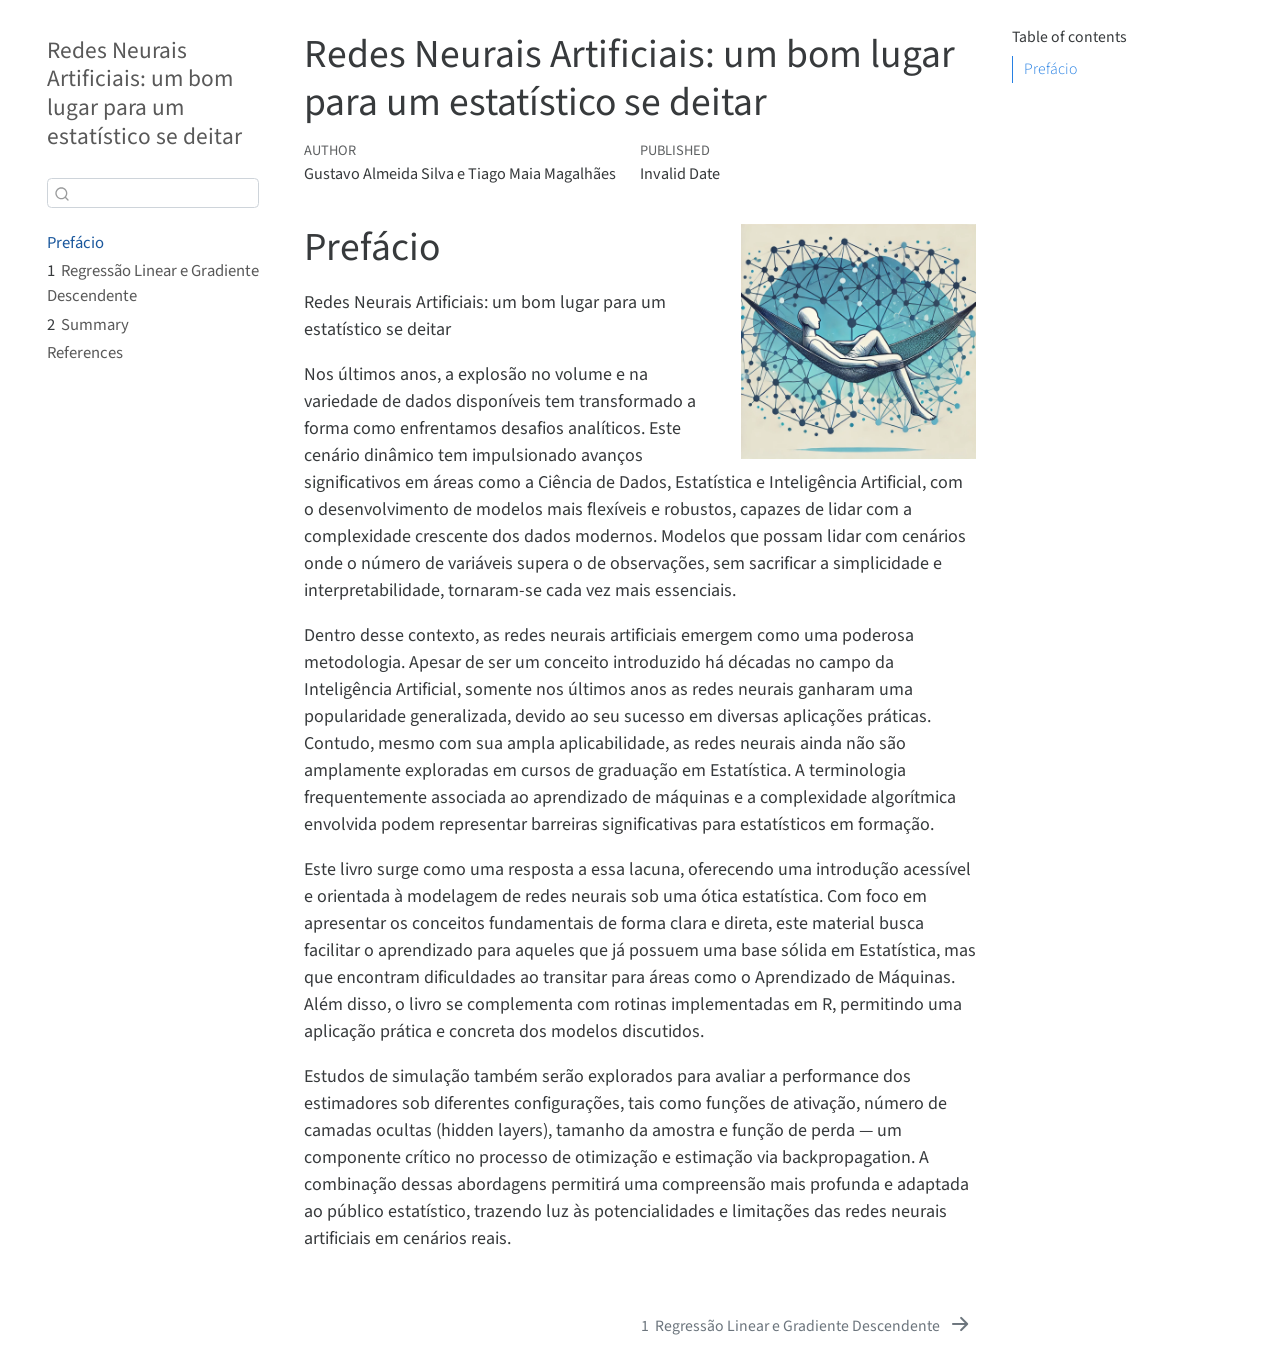
<file: _book/index.html>
<!DOCTYPE html>
<html xmlns="http://www.w3.org/1999/xhtml" lang="en" xml:lang="en"><head>

<meta charset="utf-8">
<meta name="generator" content="quarto-1.2.280">

<meta name="viewport" content="width=device-width, initial-scale=1.0, user-scalable=yes">

<meta name="author" content="Gustavo Almeida Silva e Tiago Maia Magalhães">

<title>Redes Neurais Artificiais: um bom lugar para um estatístico se deitar</title>
<style>
code{white-space: pre-wrap;}
span.smallcaps{font-variant: small-caps;}
div.columns{display: flex; gap: min(4vw, 1.5em);}
div.column{flex: auto; overflow-x: auto;}
div.hanging-indent{margin-left: 1.5em; text-indent: -1.5em;}
ul.task-list{list-style: none;}
ul.task-list li input[type="checkbox"] {
  width: 0.8em;
  margin: 0 0.8em 0.2em -1.6em;
  vertical-align: middle;
}
</style>


<script src="site_libs/quarto-nav/quarto-nav.js"></script>
<script src="site_libs/quarto-nav/headroom.min.js"></script>
<script src="site_libs/clipboard/clipboard.min.js"></script>
<script src="site_libs/quarto-search/autocomplete.umd.js"></script>
<script src="site_libs/quarto-search/fuse.min.js"></script>
<script src="site_libs/quarto-search/quarto-search.js"></script>
<meta name="quarto:offset" content="./">
<link href="./GD.html" rel="next">
<script src="site_libs/quarto-html/quarto.js"></script>
<script src="site_libs/quarto-html/popper.min.js"></script>
<script src="site_libs/quarto-html/tippy.umd.min.js"></script>
<script src="site_libs/quarto-html/anchor.min.js"></script>
<link href="site_libs/quarto-html/tippy.css" rel="stylesheet">
<link href="site_libs/quarto-html/quarto-syntax-highlighting.css" rel="stylesheet" id="quarto-text-highlighting-styles">
<script src="site_libs/bootstrap/bootstrap.min.js"></script>
<link href="site_libs/bootstrap/bootstrap-icons.css" rel="stylesheet">
<link href="site_libs/bootstrap/bootstrap.min.css" rel="stylesheet" id="quarto-bootstrap" data-mode="light">
<script id="quarto-search-options" type="application/json">{
  "location": "sidebar",
  "copy-button": false,
  "collapse-after": 3,
  "panel-placement": "start",
  "type": "textbox",
  "limit": 20,
  "language": {
    "search-no-results-text": "No results",
    "search-matching-documents-text": "matching documents",
    "search-copy-link-title": "Copy link to search",
    "search-hide-matches-text": "Hide additional matches",
    "search-more-match-text": "more match in this document",
    "search-more-matches-text": "more matches in this document",
    "search-clear-button-title": "Clear",
    "search-detached-cancel-button-title": "Cancel",
    "search-submit-button-title": "Submit"
  }
}</script>


</head>

<body class="nav-sidebar floating">

<div id="quarto-search-results"></div>
  <header id="quarto-header" class="headroom fixed-top">
  <nav class="quarto-secondary-nav" data-bs-toggle="collapse" data-bs-target="#quarto-sidebar" aria-controls="quarto-sidebar" aria-expanded="false" aria-label="Toggle sidebar navigation" onclick="if (window.quartoToggleHeadroom) { window.quartoToggleHeadroom(); }">
    <div class="container-fluid d-flex justify-content-between">
      <h1 class="quarto-secondary-nav-title">Redes Neurais Artificiais: um bom lugar para um estatístico se deitar</h1>
      <button type="button" class="quarto-btn-toggle btn" aria-label="Show secondary navigation">
        <i class="bi bi-chevron-right"></i>
      </button>
    </div>
  </nav>
</header>
<!-- content -->
<div id="quarto-content" class="quarto-container page-columns page-rows-contents page-layout-article">
<!-- sidebar -->
  <nav id="quarto-sidebar" class="sidebar collapse sidebar-navigation floating overflow-auto">
    <div class="pt-lg-2 mt-2 text-left sidebar-header">
    <div class="sidebar-title mb-0 py-0">
      <a href="./">Redes Neurais Artificiais: um bom lugar para um estatístico se deitar</a> 
    </div>
      </div>
      <div class="mt-2 flex-shrink-0 align-items-center">
        <div class="sidebar-search">
        <div id="quarto-search" class="" title="Search"></div>
        </div>
      </div>
    <div class="sidebar-menu-container"> 
    <ul class="list-unstyled mt-1">
        <li class="sidebar-item">
  <div class="sidebar-item-container"> 
  <a href="./index.html" class="sidebar-item-text sidebar-link active">Prefácio</a>
  </div>
</li>
        <li class="sidebar-item">
  <div class="sidebar-item-container"> 
  <a href="./GD.html" class="sidebar-item-text sidebar-link"><span class="chapter-number">1</span>&nbsp; <span class="chapter-title">Regressão Linear e Gradiente Descendente</span></a>
  </div>
</li>
        <li class="sidebar-item">
  <div class="sidebar-item-container"> 
  <a href="./summary.html" class="sidebar-item-text sidebar-link"><span class="chapter-number">2</span>&nbsp; <span class="chapter-title">Summary</span></a>
  </div>
</li>
        <li class="sidebar-item">
  <div class="sidebar-item-container"> 
  <a href="./references.html" class="sidebar-item-text sidebar-link">References</a>
  </div>
</li>
    </ul>
    </div>
</nav>
<!-- margin-sidebar -->
    <div id="quarto-margin-sidebar" class="sidebar margin-sidebar">
        <nav id="TOC" role="doc-toc" class="toc-active">
    <h2 id="toc-title">Table of contents</h2>
   
  <ul>
  <li><a href="#prefácio" id="toc-prefácio" class="nav-link active" data-scroll-target="#prefácio">Prefácio</a></li>
  </ul>
</nav>
    </div>
<!-- main -->
<main class="content" id="quarto-document-content">

<header id="title-block-header" class="quarto-title-block default">
<div class="quarto-title">
<h1 class="title d-none d-lg-block">Redes Neurais Artificiais: um bom lugar para um estatístico se deitar</h1>
</div>



<div class="quarto-title-meta">

    <div>
    <div class="quarto-title-meta-heading">Author</div>
    <div class="quarto-title-meta-contents">
             <p>Gustavo Almeida Silva e Tiago Maia Magalhães </p>
          </div>
  </div>
    
    <div>
    <div class="quarto-title-meta-heading">Published</div>
    <div class="quarto-title-meta-contents">
      <p class="date">Invalid Date</p>
    </div>
  </div>
  
    
  </div>
  

</header>


<section id="prefácio" class="level1 unnumbered">
<p><img src="capa_livro.jpg" title="Redes Neurais Artificiais: um bom lugar para um estatístico se deitar" class="quarto-cover-image img-fluid"></p><h1 class="unnumbered">Prefácio</h1>
<p>Redes Neurais Artificiais: um bom lugar para um estatístico se deitar</p>
<p>Nos últimos anos, a explosão no volume e na variedade de dados disponíveis tem transformado a forma como enfrentamos desafios analíticos. Este cenário dinâmico tem impulsionado avanços significativos em áreas como a Ciência de Dados, Estatística e Inteligência Artificial, com o desenvolvimento de modelos mais flexíveis e robustos, capazes de lidar com a complexidade crescente dos dados modernos. Modelos que possam lidar com cenários onde o número de variáveis supera o de observações, sem sacrificar a simplicidade e interpretabilidade, tornaram-se cada vez mais essenciais.</p>
<p>Dentro desse contexto, as redes neurais artificiais emergem como uma poderosa metodologia. Apesar de ser um conceito introduzido há décadas no campo da Inteligência Artificial, somente nos últimos anos as redes neurais ganharam uma popularidade generalizada, devido ao seu sucesso em diversas aplicações práticas. Contudo, mesmo com sua ampla aplicabilidade, as redes neurais ainda não são amplamente exploradas em cursos de graduação em Estatística. A terminologia frequentemente associada ao aprendizado de máquinas e a complexidade algorítmica envolvida podem representar barreiras significativas para estatísticos em formação.</p>
<p>Este livro surge como uma resposta a essa lacuna, oferecendo uma introdução acessível e orientada à modelagem de redes neurais sob uma ótica estatística. Com foco em apresentar os conceitos fundamentais de forma clara e direta, este material busca facilitar o aprendizado para aqueles que já possuem uma base sólida em Estatística, mas que encontram dificuldades ao transitar para áreas como o Aprendizado de Máquinas. Além disso, o livro se complementa com rotinas implementadas em R, permitindo uma aplicação prática e concreta dos modelos discutidos.</p>
<p>Estudos de simulação também serão explorados para avaliar a performance dos estimadores sob diferentes configurações, tais como funções de ativação, número de camadas ocultas (hidden layers), tamanho da amostra e função de perda — um componente crítico no processo de otimização e estimação via backpropagation. A combinação dessas abordagens permitirá uma compreensão mais profunda e adaptada ao público estatístico, trazendo luz às potencialidades e limitações das redes neurais artificiais em cenários reais.</p>


</section>

</main> <!-- /main -->
<script id="quarto-html-after-body" type="application/javascript">
window.document.addEventListener("DOMContentLoaded", function (event) {
  const toggleBodyColorMode = (bsSheetEl) => {
    const mode = bsSheetEl.getAttribute("data-mode");
    const bodyEl = window.document.querySelector("body");
    if (mode === "dark") {
      bodyEl.classList.add("quarto-dark");
      bodyEl.classList.remove("quarto-light");
    } else {
      bodyEl.classList.add("quarto-light");
      bodyEl.classList.remove("quarto-dark");
    }
  }
  const toggleBodyColorPrimary = () => {
    const bsSheetEl = window.document.querySelector("link#quarto-bootstrap");
    if (bsSheetEl) {
      toggleBodyColorMode(bsSheetEl);
    }
  }
  toggleBodyColorPrimary();  
  const icon = "";
  const anchorJS = new window.AnchorJS();
  anchorJS.options = {
    placement: 'right',
    icon: icon
  };
  anchorJS.add('.anchored');
  const clipboard = new window.ClipboardJS('.code-copy-button', {
    target: function(trigger) {
      return trigger.previousElementSibling;
    }
  });
  clipboard.on('success', function(e) {
    // button target
    const button = e.trigger;
    // don't keep focus
    button.blur();
    // flash "checked"
    button.classList.add('code-copy-button-checked');
    var currentTitle = button.getAttribute("title");
    button.setAttribute("title", "Copied!");
    let tooltip;
    if (window.bootstrap) {
      button.setAttribute("data-bs-toggle", "tooltip");
      button.setAttribute("data-bs-placement", "left");
      button.setAttribute("data-bs-title", "Copied!");
      tooltip = new bootstrap.Tooltip(button, 
        { trigger: "manual", 
          customClass: "code-copy-button-tooltip",
          offset: [0, -8]});
      tooltip.show();    
    }
    setTimeout(function() {
      if (tooltip) {
        tooltip.hide();
        button.removeAttribute("data-bs-title");
        button.removeAttribute("data-bs-toggle");
        button.removeAttribute("data-bs-placement");
      }
      button.setAttribute("title", currentTitle);
      button.classList.remove('code-copy-button-checked');
    }, 1000);
    // clear code selection
    e.clearSelection();
  });
  function tippyHover(el, contentFn) {
    const config = {
      allowHTML: true,
      content: contentFn,
      maxWidth: 500,
      delay: 100,
      arrow: false,
      appendTo: function(el) {
          return el.parentElement;
      },
      interactive: true,
      interactiveBorder: 10,
      theme: 'quarto',
      placement: 'bottom-start'
    };
    window.tippy(el, config); 
  }
  const noterefs = window.document.querySelectorAll('a[role="doc-noteref"]');
  for (var i=0; i<noterefs.length; i++) {
    const ref = noterefs[i];
    tippyHover(ref, function() {
      // use id or data attribute instead here
      let href = ref.getAttribute('data-footnote-href') || ref.getAttribute('href');
      try { href = new URL(href).hash; } catch {}
      const id = href.replace(/^#\/?/, "");
      const note = window.document.getElementById(id);
      return note.innerHTML;
    });
  }
  const findCites = (el) => {
    const parentEl = el.parentElement;
    if (parentEl) {
      const cites = parentEl.dataset.cites;
      if (cites) {
        return {
          el,
          cites: cites.split(' ')
        };
      } else {
        return findCites(el.parentElement)
      }
    } else {
      return undefined;
    }
  };
  var bibliorefs = window.document.querySelectorAll('a[role="doc-biblioref"]');
  for (var i=0; i<bibliorefs.length; i++) {
    const ref = bibliorefs[i];
    const citeInfo = findCites(ref);
    if (citeInfo) {
      tippyHover(citeInfo.el, function() {
        var popup = window.document.createElement('div');
        citeInfo.cites.forEach(function(cite) {
          var citeDiv = window.document.createElement('div');
          citeDiv.classList.add('hanging-indent');
          citeDiv.classList.add('csl-entry');
          var biblioDiv = window.document.getElementById('ref-' + cite);
          if (biblioDiv) {
            citeDiv.innerHTML = biblioDiv.innerHTML;
          }
          popup.appendChild(citeDiv);
        });
        return popup.innerHTML;
      });
    }
  }
});
</script>
<nav class="page-navigation">
  <div class="nav-page nav-page-previous">
  </div>
  <div class="nav-page nav-page-next">
      <a href="./GD.html" class="pagination-link">
        <span class="nav-page-text"><span class="chapter-number">1</span>&nbsp; <span class="chapter-title">Regressão Linear e Gradiente Descendente</span></span> <i class="bi bi-arrow-right-short"></i>
      </a>
  </div>
</nav>
</div> <!-- /content -->



</body></html>
</file>
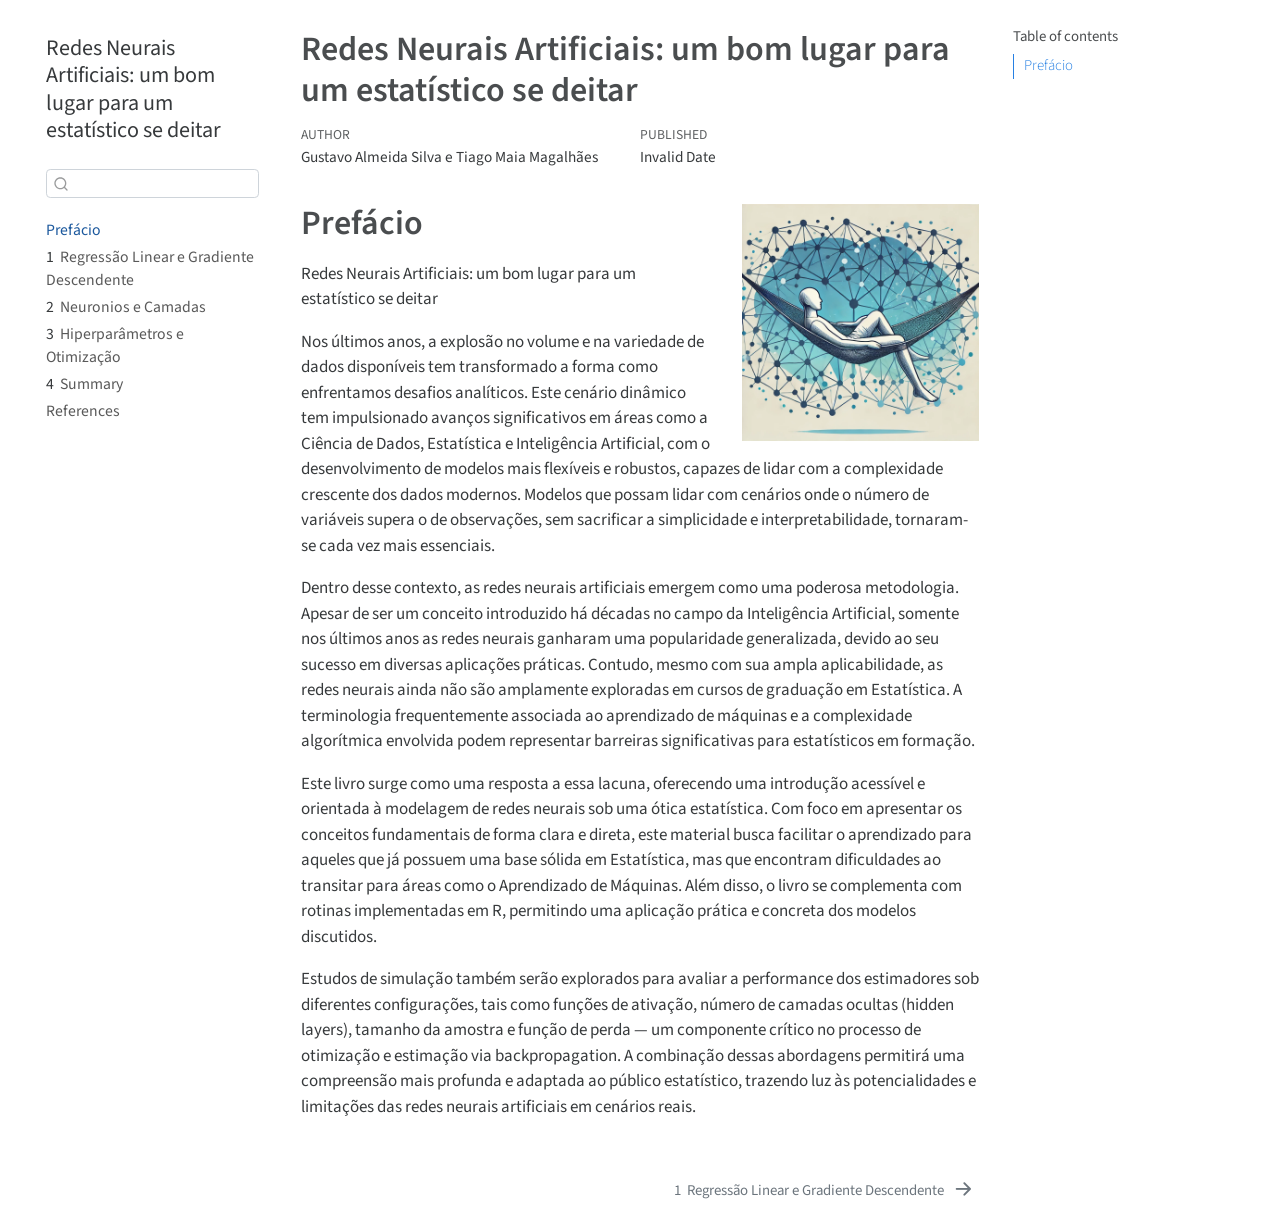
<file: docs/index.html>
<!DOCTYPE html>
<html xmlns="http://www.w3.org/1999/xhtml" lang="en" xml:lang="en"><head>

<meta charset="utf-8">
<meta name="generator" content="quarto-1.2.280">

<meta name="viewport" content="width=device-width, initial-scale=1.0, user-scalable=yes">

<meta name="author" content="Gustavo Almeida Silva e Tiago Maia Magalhães">

<title>Redes Neurais Artificiais: um bom lugar para um estatístico se deitar</title>
<style>
code{white-space: pre-wrap;}
span.smallcaps{font-variant: small-caps;}
div.columns{display: flex; gap: min(4vw, 1.5em);}
div.column{flex: auto; overflow-x: auto;}
div.hanging-indent{margin-left: 1.5em; text-indent: -1.5em;}
ul.task-list{list-style: none;}
ul.task-list li input[type="checkbox"] {
  width: 0.8em;
  margin: 0 0.8em 0.2em -1.6em;
  vertical-align: middle;
}
</style>


<script src="site_libs/quarto-nav/quarto-nav.js"></script>
<script src="site_libs/quarto-nav/headroom.min.js"></script>
<script src="site_libs/clipboard/clipboard.min.js"></script>
<script src="site_libs/quarto-search/autocomplete.umd.js"></script>
<script src="site_libs/quarto-search/fuse.min.js"></script>
<script src="site_libs/quarto-search/quarto-search.js"></script>
<meta name="quarto:offset" content="./">
<link href="./GD.html" rel="next">
<script src="site_libs/quarto-html/quarto.js"></script>
<script src="site_libs/quarto-html/popper.min.js"></script>
<script src="site_libs/quarto-html/tippy.umd.min.js"></script>
<script src="site_libs/quarto-html/anchor.min.js"></script>
<link href="site_libs/quarto-html/tippy.css" rel="stylesheet">
<link href="site_libs/quarto-html/quarto-syntax-highlighting.css" rel="stylesheet" id="quarto-text-highlighting-styles">
<script src="site_libs/bootstrap/bootstrap.min.js"></script>
<link href="site_libs/bootstrap/bootstrap-icons.css" rel="stylesheet">
<link href="site_libs/bootstrap/bootstrap.min.css" rel="stylesheet" id="quarto-bootstrap" data-mode="light">
<script id="quarto-search-options" type="application/json">{
  "location": "sidebar",
  "copy-button": false,
  "collapse-after": 3,
  "panel-placement": "start",
  "type": "textbox",
  "limit": 20,
  "language": {
    "search-no-results-text": "No results",
    "search-matching-documents-text": "matching documents",
    "search-copy-link-title": "Copy link to search",
    "search-hide-matches-text": "Hide additional matches",
    "search-more-match-text": "more match in this document",
    "search-more-matches-text": "more matches in this document",
    "search-clear-button-title": "Clear",
    "search-detached-cancel-button-title": "Cancel",
    "search-submit-button-title": "Submit"
  }
}</script>


</head>

<body class="nav-sidebar floating">

<div id="quarto-search-results"></div>
  <header id="quarto-header" class="headroom fixed-top">
  <nav class="quarto-secondary-nav" data-bs-toggle="collapse" data-bs-target="#quarto-sidebar" aria-controls="quarto-sidebar" aria-expanded="false" aria-label="Toggle sidebar navigation" onclick="if (window.quartoToggleHeadroom) { window.quartoToggleHeadroom(); }">
    <div class="container-fluid d-flex justify-content-between">
      <h1 class="quarto-secondary-nav-title">Redes Neurais Artificiais: um bom lugar para um estatístico se deitar</h1>
      <button type="button" class="quarto-btn-toggle btn" aria-label="Show secondary navigation">
        <i class="bi bi-chevron-right"></i>
      </button>
    </div>
  </nav>
</header>
<!-- content -->
<div id="quarto-content" class="quarto-container page-columns page-rows-contents page-layout-article">
<!-- sidebar -->
  <nav id="quarto-sidebar" class="sidebar collapse sidebar-navigation floating overflow-auto">
    <div class="pt-lg-2 mt-2 text-left sidebar-header">
    <div class="sidebar-title mb-0 py-0">
      <a href="./">Redes Neurais Artificiais: um bom lugar para um estatístico se deitar</a> 
    </div>
      </div>
      <div class="mt-2 flex-shrink-0 align-items-center">
        <div class="sidebar-search">
        <div id="quarto-search" class="" title="Search"></div>
        </div>
      </div>
    <div class="sidebar-menu-container"> 
    <ul class="list-unstyled mt-1">
        <li class="sidebar-item">
  <div class="sidebar-item-container"> 
  <a href="./index.html" class="sidebar-item-text sidebar-link active">Prefácio</a>
  </div>
</li>
        <li class="sidebar-item">
  <div class="sidebar-item-container"> 
  <a href="./GD.html" class="sidebar-item-text sidebar-link"><span class="chapter-number">1</span>&nbsp; <span class="chapter-title">Regressão Linear e Gradiente Descendente</span></a>
  </div>
</li>
        <li class="sidebar-item">
  <div class="sidebar-item-container"> 
  <a href="./neuron.html" class="sidebar-item-text sidebar-link"><span class="chapter-number">2</span>&nbsp; <span class="chapter-title">Neuronios e Camadas</span></a>
  </div>
</li>
        <li class="sidebar-item">
  <div class="sidebar-item-container"> 
  <a href="./hyper.html" class="sidebar-item-text sidebar-link"><span class="chapter-number">3</span>&nbsp; <span class="chapter-title">Hiperparâmetros e Otimização</span></a>
  </div>
</li>
        <li class="sidebar-item">
  <div class="sidebar-item-container"> 
  <a href="./summary.html" class="sidebar-item-text sidebar-link"><span class="chapter-number">4</span>&nbsp; <span class="chapter-title">Summary</span></a>
  </div>
</li>
        <li class="sidebar-item">
  <div class="sidebar-item-container"> 
  <a href="./references.html" class="sidebar-item-text sidebar-link">References</a>
  </div>
</li>
    </ul>
    </div>
</nav>
<!-- margin-sidebar -->
    <div id="quarto-margin-sidebar" class="sidebar margin-sidebar">
        <nav id="TOC" role="doc-toc" class="toc-active">
    <h2 id="toc-title">Table of contents</h2>
   
  <ul>
  <li><a href="#prefácio" id="toc-prefácio" class="nav-link active" data-scroll-target="#prefácio">Prefácio</a></li>
  </ul>
</nav>
    </div>
<!-- main -->
<main class="content" id="quarto-document-content">

<header id="title-block-header" class="quarto-title-block default">
<div class="quarto-title">
<h1 class="title d-none d-lg-block">Redes Neurais Artificiais: um bom lugar para um estatístico se deitar</h1>
</div>



<div class="quarto-title-meta">

    <div>
    <div class="quarto-title-meta-heading">Author</div>
    <div class="quarto-title-meta-contents">
             <p>Gustavo Almeida Silva e Tiago Maia Magalhães </p>
          </div>
  </div>
    
    <div>
    <div class="quarto-title-meta-heading">Published</div>
    <div class="quarto-title-meta-contents">
      <p class="date">Invalid Date</p>
    </div>
  </div>
  
    
  </div>
  

</header>


<section id="prefácio" class="level1 unnumbered">
<p><img src="capa_livro.jpg" title="Redes Neurais Artificiais: um bom lugar para um estatístico se deitar" class="quarto-cover-image img-fluid"></p><h1 class="unnumbered">Prefácio</h1>
<p>Redes Neurais Artificiais: um bom lugar para um estatístico se deitar</p>
<p>Nos últimos anos, a explosão no volume e na variedade de dados disponíveis tem transformado a forma como enfrentamos desafios analíticos. Este cenário dinâmico tem impulsionado avanços significativos em áreas como a Ciência de Dados, Estatística e Inteligência Artificial, com o desenvolvimento de modelos mais flexíveis e robustos, capazes de lidar com a complexidade crescente dos dados modernos. Modelos que possam lidar com cenários onde o número de variáveis supera o de observações, sem sacrificar a simplicidade e interpretabilidade, tornaram-se cada vez mais essenciais.</p>
<p>Dentro desse contexto, as redes neurais artificiais emergem como uma poderosa metodologia. Apesar de ser um conceito introduzido há décadas no campo da Inteligência Artificial, somente nos últimos anos as redes neurais ganharam uma popularidade generalizada, devido ao seu sucesso em diversas aplicações práticas. Contudo, mesmo com sua ampla aplicabilidade, as redes neurais ainda não são amplamente exploradas em cursos de graduação em Estatística. A terminologia frequentemente associada ao aprendizado de máquinas e a complexidade algorítmica envolvida podem representar barreiras significativas para estatísticos em formação.</p>
<p>Este livro surge como uma resposta a essa lacuna, oferecendo uma introdução acessível e orientada à modelagem de redes neurais sob uma ótica estatística. Com foco em apresentar os conceitos fundamentais de forma clara e direta, este material busca facilitar o aprendizado para aqueles que já possuem uma base sólida em Estatística, mas que encontram dificuldades ao transitar para áreas como o Aprendizado de Máquinas. Além disso, o livro se complementa com rotinas implementadas em R, permitindo uma aplicação prática e concreta dos modelos discutidos.</p>
<p>Estudos de simulação também serão explorados para avaliar a performance dos estimadores sob diferentes configurações, tais como funções de ativação, número de camadas ocultas (hidden layers), tamanho da amostra e função de perda — um componente crítico no processo de otimização e estimação via backpropagation. A combinação dessas abordagens permitirá uma compreensão mais profunda e adaptada ao público estatístico, trazendo luz às potencialidades e limitações das redes neurais artificiais em cenários reais.</p>


</section>

</main> <!-- /main -->
<script id="quarto-html-after-body" type="application/javascript">
window.document.addEventListener("DOMContentLoaded", function (event) {
  const toggleBodyColorMode = (bsSheetEl) => {
    const mode = bsSheetEl.getAttribute("data-mode");
    const bodyEl = window.document.querySelector("body");
    if (mode === "dark") {
      bodyEl.classList.add("quarto-dark");
      bodyEl.classList.remove("quarto-light");
    } else {
      bodyEl.classList.add("quarto-light");
      bodyEl.classList.remove("quarto-dark");
    }
  }
  const toggleBodyColorPrimary = () => {
    const bsSheetEl = window.document.querySelector("link#quarto-bootstrap");
    if (bsSheetEl) {
      toggleBodyColorMode(bsSheetEl);
    }
  }
  toggleBodyColorPrimary();  
  const icon = "";
  const anchorJS = new window.AnchorJS();
  anchorJS.options = {
    placement: 'right',
    icon: icon
  };
  anchorJS.add('.anchored');
  const clipboard = new window.ClipboardJS('.code-copy-button', {
    target: function(trigger) {
      return trigger.previousElementSibling;
    }
  });
  clipboard.on('success', function(e) {
    // button target
    const button = e.trigger;
    // don't keep focus
    button.blur();
    // flash "checked"
    button.classList.add('code-copy-button-checked');
    var currentTitle = button.getAttribute("title");
    button.setAttribute("title", "Copied!");
    let tooltip;
    if (window.bootstrap) {
      button.setAttribute("data-bs-toggle", "tooltip");
      button.setAttribute("data-bs-placement", "left");
      button.setAttribute("data-bs-title", "Copied!");
      tooltip = new bootstrap.Tooltip(button, 
        { trigger: "manual", 
          customClass: "code-copy-button-tooltip",
          offset: [0, -8]});
      tooltip.show();    
    }
    setTimeout(function() {
      if (tooltip) {
        tooltip.hide();
        button.removeAttribute("data-bs-title");
        button.removeAttribute("data-bs-toggle");
        button.removeAttribute("data-bs-placement");
      }
      button.setAttribute("title", currentTitle);
      button.classList.remove('code-copy-button-checked');
    }, 1000);
    // clear code selection
    e.clearSelection();
  });
  function tippyHover(el, contentFn) {
    const config = {
      allowHTML: true,
      content: contentFn,
      maxWidth: 500,
      delay: 100,
      arrow: false,
      appendTo: function(el) {
          return el.parentElement;
      },
      interactive: true,
      interactiveBorder: 10,
      theme: 'quarto',
      placement: 'bottom-start'
    };
    window.tippy(el, config); 
  }
  const noterefs = window.document.querySelectorAll('a[role="doc-noteref"]');
  for (var i=0; i<noterefs.length; i++) {
    const ref = noterefs[i];
    tippyHover(ref, function() {
      // use id or data attribute instead here
      let href = ref.getAttribute('data-footnote-href') || ref.getAttribute('href');
      try { href = new URL(href).hash; } catch {}
      const id = href.replace(/^#\/?/, "");
      const note = window.document.getElementById(id);
      return note.innerHTML;
    });
  }
  const findCites = (el) => {
    const parentEl = el.parentElement;
    if (parentEl) {
      const cites = parentEl.dataset.cites;
      if (cites) {
        return {
          el,
          cites: cites.split(' ')
        };
      } else {
        return findCites(el.parentElement)
      }
    } else {
      return undefined;
    }
  };
  var bibliorefs = window.document.querySelectorAll('a[role="doc-biblioref"]');
  for (var i=0; i<bibliorefs.length; i++) {
    const ref = bibliorefs[i];
    const citeInfo = findCites(ref);
    if (citeInfo) {
      tippyHover(citeInfo.el, function() {
        var popup = window.document.createElement('div');
        citeInfo.cites.forEach(function(cite) {
          var citeDiv = window.document.createElement('div');
          citeDiv.classList.add('hanging-indent');
          citeDiv.classList.add('csl-entry');
          var biblioDiv = window.document.getElementById('ref-' + cite);
          if (biblioDiv) {
            citeDiv.innerHTML = biblioDiv.innerHTML;
          }
          popup.appendChild(citeDiv);
        });
        return popup.innerHTML;
      });
    }
  }
});
</script>
<nav class="page-navigation">
  <div class="nav-page nav-page-previous">
  </div>
  <div class="nav-page nav-page-next">
      <a href="./GD.html" class="pagination-link">
        <span class="nav-page-text"><span class="chapter-number">1</span>&nbsp; <span class="chapter-title">Regressão Linear e Gradiente Descendente</span></span> <i class="bi bi-arrow-right-short"></i>
      </a>
  </div>
</nav>
</div> <!-- /content -->



</body></html>
</file>
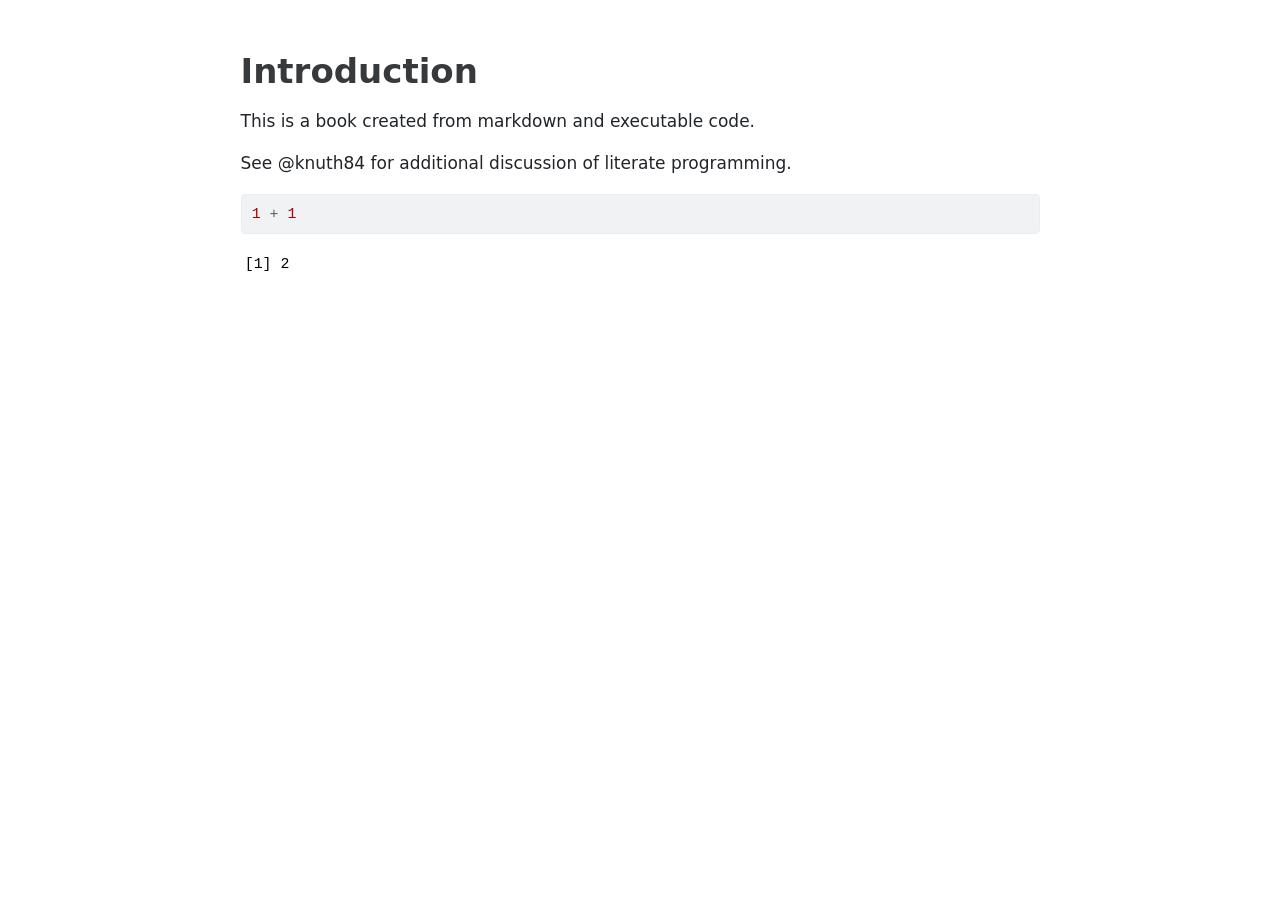
<file: intro.html>
<!DOCTYPE html>
<html xmlns="http://www.w3.org/1999/xhtml" lang="en" xml:lang="en"><head>

<meta charset="utf-8">
<meta name="generator" content="quarto-1.3.353">

<meta name="viewport" content="width=device-width, initial-scale=1.0, user-scalable=yes">


<title>intro</title>
<style>
code{white-space: pre-wrap;}
span.smallcaps{font-variant: small-caps;}
div.columns{display: flex; gap: min(4vw, 1.5em);}
div.column{flex: auto; overflow-x: auto;}
div.hanging-indent{margin-left: 1.5em; text-indent: -1.5em;}
ul.task-list{list-style: none;}
ul.task-list li input[type="checkbox"] {
  width: 0.8em;
  margin: 0 0.8em 0.2em -1em; /* quarto-specific, see https://github.com/quarto-dev/quarto-cli/issues/4556 */ 
  vertical-align: middle;
}
/* CSS for syntax highlighting */
pre > code.sourceCode { white-space: pre; position: relative; }
pre > code.sourceCode > span { display: inline-block; line-height: 1.25; }
pre > code.sourceCode > span:empty { height: 1.2em; }
.sourceCode { overflow: visible; }
code.sourceCode > span { color: inherit; text-decoration: inherit; }
div.sourceCode { margin: 1em 0; }
pre.sourceCode { margin: 0; }
@media screen {
div.sourceCode { overflow: auto; }
}
@media print {
pre > code.sourceCode { white-space: pre-wrap; }
pre > code.sourceCode > span { text-indent: -5em; padding-left: 5em; }
}
pre.numberSource code
  { counter-reset: source-line 0; }
pre.numberSource code > span
  { position: relative; left: -4em; counter-increment: source-line; }
pre.numberSource code > span > a:first-child::before
  { content: counter(source-line);
    position: relative; left: -1em; text-align: right; vertical-align: baseline;
    border: none; display: inline-block;
    -webkit-touch-callout: none; -webkit-user-select: none;
    -khtml-user-select: none; -moz-user-select: none;
    -ms-user-select: none; user-select: none;
    padding: 0 4px; width: 4em;
  }
pre.numberSource { margin-left: 3em;  padding-left: 4px; }
div.sourceCode
  {   }
@media screen {
pre > code.sourceCode > span > a:first-child::before { text-decoration: underline; }
}
</style>


<script src="intro_files/libs/clipboard/clipboard.min.js"></script>
<script src="intro_files/libs/quarto-html/quarto.js"></script>
<script src="intro_files/libs/quarto-html/popper.min.js"></script>
<script src="intro_files/libs/quarto-html/tippy.umd.min.js"></script>
<script src="intro_files/libs/quarto-html/anchor.min.js"></script>
<link href="intro_files/libs/quarto-html/tippy.css" rel="stylesheet">
<link href="intro_files/libs/quarto-html/quarto-syntax-highlighting.css" rel="stylesheet" id="quarto-text-highlighting-styles">
<script src="intro_files/libs/bootstrap/bootstrap.min.js"></script>
<link href="intro_files/libs/bootstrap/bootstrap-icons.css" rel="stylesheet">
<link href="intro_files/libs/bootstrap/bootstrap.min.css" rel="stylesheet" id="quarto-bootstrap" data-mode="light">


</head>

<body class="fullcontent">

<div id="quarto-content" class="page-columns page-rows-contents page-layout-article">

<main class="content" id="quarto-document-content">



<section id="introduction" class="level1">
<h1>Introduction</h1>
<p>This is a book created from markdown and executable code.</p>
<p>See <span class="citation" data-cites="knuth84">@knuth84</span> for additional discussion of literate programming.</p>
<div class="cell">
<div class="sourceCode cell-code" id="cb1"><pre class="sourceCode r code-with-copy"><code class="sourceCode r"><span id="cb1-1"><a href="#cb1-1" aria-hidden="true" tabindex="-1"></a><span class="dv">1</span> <span class="sc">+</span> <span class="dv">1</span></span></code><button title="Copy to Clipboard" class="code-copy-button"><i class="bi"></i></button></pre></div>
<div class="cell-output cell-output-stdout">
<pre><code>[1] 2</code></pre>
</div>
</div>
</section>

</main>
<!-- /main column -->
<script id="quarto-html-after-body" type="application/javascript">
window.document.addEventListener("DOMContentLoaded", function (event) {
  const toggleBodyColorMode = (bsSheetEl) => {
    const mode = bsSheetEl.getAttribute("data-mode");
    const bodyEl = window.document.querySelector("body");
    if (mode === "dark") {
      bodyEl.classList.add("quarto-dark");
      bodyEl.classList.remove("quarto-light");
    } else {
      bodyEl.classList.add("quarto-light");
      bodyEl.classList.remove("quarto-dark");
    }
  }
  const toggleBodyColorPrimary = () => {
    const bsSheetEl = window.document.querySelector("link#quarto-bootstrap");
    if (bsSheetEl) {
      toggleBodyColorMode(bsSheetEl);
    }
  }
  toggleBodyColorPrimary();  
  const icon = "";
  const anchorJS = new window.AnchorJS();
  anchorJS.options = {
    placement: 'right',
    icon: icon
  };
  anchorJS.add('.anchored');
  const isCodeAnnotation = (el) => {
    for (const clz of el.classList) {
      if (clz.startsWith('code-annotation-')) {                     
        return true;
      }
    }
    return false;
  }
  const clipboard = new window.ClipboardJS('.code-copy-button', {
    text: function(trigger) {
      const codeEl = trigger.previousElementSibling.cloneNode(true);
      for (const childEl of codeEl.children) {
        if (isCodeAnnotation(childEl)) {
          childEl.remove();
        }
      }
      return codeEl.innerText;
    }
  });
  clipboard.on('success', function(e) {
    // button target
    const button = e.trigger;
    // don't keep focus
    button.blur();
    // flash "checked"
    button.classList.add('code-copy-button-checked');
    var currentTitle = button.getAttribute("title");
    button.setAttribute("title", "Copied!");
    let tooltip;
    if (window.bootstrap) {
      button.setAttribute("data-bs-toggle", "tooltip");
      button.setAttribute("data-bs-placement", "left");
      button.setAttribute("data-bs-title", "Copied!");
      tooltip = new bootstrap.Tooltip(button, 
        { trigger: "manual", 
          customClass: "code-copy-button-tooltip",
          offset: [0, -8]});
      tooltip.show();    
    }
    setTimeout(function() {
      if (tooltip) {
        tooltip.hide();
        button.removeAttribute("data-bs-title");
        button.removeAttribute("data-bs-toggle");
        button.removeAttribute("data-bs-placement");
      }
      button.setAttribute("title", currentTitle);
      button.classList.remove('code-copy-button-checked');
    }, 1000);
    // clear code selection
    e.clearSelection();
  });
  function tippyHover(el, contentFn) {
    const config = {
      allowHTML: true,
      content: contentFn,
      maxWidth: 500,
      delay: 100,
      arrow: false,
      appendTo: function(el) {
          return el.parentElement;
      },
      interactive: true,
      interactiveBorder: 10,
      theme: 'quarto',
      placement: 'bottom-start'
    };
    window.tippy(el, config); 
  }
  const noterefs = window.document.querySelectorAll('a[role="doc-noteref"]');
  for (var i=0; i<noterefs.length; i++) {
    const ref = noterefs[i];
    tippyHover(ref, function() {
      // use id or data attribute instead here
      let href = ref.getAttribute('data-footnote-href') || ref.getAttribute('href');
      try { href = new URL(href).hash; } catch {}
      const id = href.replace(/^#\/?/, "");
      const note = window.document.getElementById(id);
      return note.innerHTML;
    });
  }
      let selectedAnnoteEl;
      const selectorForAnnotation = ( cell, annotation) => {
        let cellAttr = 'data-code-cell="' + cell + '"';
        let lineAttr = 'data-code-annotation="' +  annotation + '"';
        const selector = 'span[' + cellAttr + '][' + lineAttr + ']';
        return selector;
      }
      const selectCodeLines = (annoteEl) => {
        const doc = window.document;
        const targetCell = annoteEl.getAttribute("data-target-cell");
        const targetAnnotation = annoteEl.getAttribute("data-target-annotation");
        const annoteSpan = window.document.querySelector(selectorForAnnotation(targetCell, targetAnnotation));
        const lines = annoteSpan.getAttribute("data-code-lines").split(",");
        const lineIds = lines.map((line) => {
          return targetCell + "-" + line;
        })
        let top = null;
        let height = null;
        let parent = null;
        if (lineIds.length > 0) {
            //compute the position of the single el (top and bottom and make a div)
            const el = window.document.getElementById(lineIds[0]);
            top = el.offsetTop;
            height = el.offsetHeight;
            parent = el.parentElement.parentElement;
          if (lineIds.length > 1) {
            const lastEl = window.document.getElementById(lineIds[lineIds.length - 1]);
            const bottom = lastEl.offsetTop + lastEl.offsetHeight;
            height = bottom - top;
          }
          if (top !== null && height !== null && parent !== null) {
            // cook up a div (if necessary) and position it 
            let div = window.document.getElementById("code-annotation-line-highlight");
            if (div === null) {
              div = window.document.createElement("div");
              div.setAttribute("id", "code-annotation-line-highlight");
              div.style.position = 'absolute';
              parent.appendChild(div);
            }
            div.style.top = top - 2 + "px";
            div.style.height = height + 4 + "px";
            let gutterDiv = window.document.getElementById("code-annotation-line-highlight-gutter");
            if (gutterDiv === null) {
              gutterDiv = window.document.createElement("div");
              gutterDiv.setAttribute("id", "code-annotation-line-highlight-gutter");
              gutterDiv.style.position = 'absolute';
              const codeCell = window.document.getElementById(targetCell);
              const gutter = codeCell.querySelector('.code-annotation-gutter');
              gutter.appendChild(gutterDiv);
            }
            gutterDiv.style.top = top - 2 + "px";
            gutterDiv.style.height = height + 4 + "px";
          }
          selectedAnnoteEl = annoteEl;
        }
      };
      const unselectCodeLines = () => {
        const elementsIds = ["code-annotation-line-highlight", "code-annotation-line-highlight-gutter"];
        elementsIds.forEach((elId) => {
          const div = window.document.getElementById(elId);
          if (div) {
            div.remove();
          }
        });
        selectedAnnoteEl = undefined;
      };
      // Attach click handler to the DT
      const annoteDls = window.document.querySelectorAll('dt[data-target-cell]');
      for (const annoteDlNode of annoteDls) {
        annoteDlNode.addEventListener('click', (event) => {
          const clickedEl = event.target;
          if (clickedEl !== selectedAnnoteEl) {
            unselectCodeLines();
            const activeEl = window.document.querySelector('dt[data-target-cell].code-annotation-active');
            if (activeEl) {
              activeEl.classList.remove('code-annotation-active');
            }
            selectCodeLines(clickedEl);
            clickedEl.classList.add('code-annotation-active');
          } else {
            // Unselect the line
            unselectCodeLines();
            clickedEl.classList.remove('code-annotation-active');
          }
        });
      }
  const findCites = (el) => {
    const parentEl = el.parentElement;
    if (parentEl) {
      const cites = parentEl.dataset.cites;
      if (cites) {
        return {
          el,
          cites: cites.split(' ')
        };
      } else {
        return findCites(el.parentElement)
      }
    } else {
      return undefined;
    }
  };
  var bibliorefs = window.document.querySelectorAll('a[role="doc-biblioref"]');
  for (var i=0; i<bibliorefs.length; i++) {
    const ref = bibliorefs[i];
    const citeInfo = findCites(ref);
    if (citeInfo) {
      tippyHover(citeInfo.el, function() {
        var popup = window.document.createElement('div');
        citeInfo.cites.forEach(function(cite) {
          var citeDiv = window.document.createElement('div');
          citeDiv.classList.add('hanging-indent');
          citeDiv.classList.add('csl-entry');
          var biblioDiv = window.document.getElementById('ref-' + cite);
          if (biblioDiv) {
            citeDiv.innerHTML = biblioDiv.innerHTML;
          }
          popup.appendChild(citeDiv);
        });
        return popup.innerHTML;
      });
    }
  }
});
</script>
</div> <!-- /content -->



</body></html>
</file>
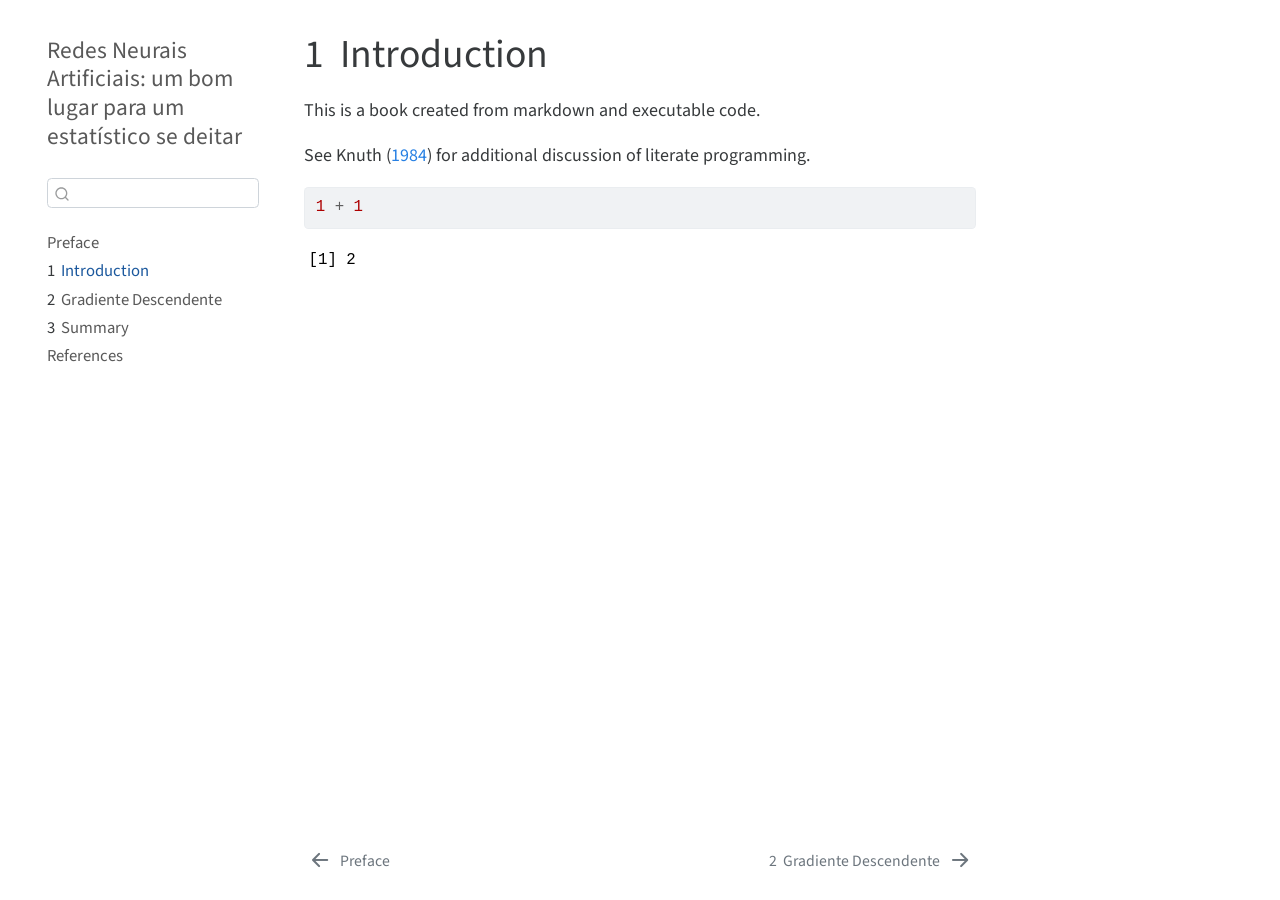
<file: _book/intro.html>
<!DOCTYPE html>
<html xmlns="http://www.w3.org/1999/xhtml" lang="en" xml:lang="en"><head>

<meta charset="utf-8">
<meta name="generator" content="quarto-1.2.280">

<meta name="viewport" content="width=device-width, initial-scale=1.0, user-scalable=yes">


<title>Redes Neurais Artificiais: um bom lugar para um estatístico se deitar - 1&nbsp; Introduction</title>
<style>
code{white-space: pre-wrap;}
span.smallcaps{font-variant: small-caps;}
div.columns{display: flex; gap: min(4vw, 1.5em);}
div.column{flex: auto; overflow-x: auto;}
div.hanging-indent{margin-left: 1.5em; text-indent: -1.5em;}
ul.task-list{list-style: none;}
ul.task-list li input[type="checkbox"] {
  width: 0.8em;
  margin: 0 0.8em 0.2em -1.6em;
  vertical-align: middle;
}
pre > code.sourceCode { white-space: pre; position: relative; }
pre > code.sourceCode > span { display: inline-block; line-height: 1.25; }
pre > code.sourceCode > span:empty { height: 1.2em; }
.sourceCode { overflow: visible; }
code.sourceCode > span { color: inherit; text-decoration: inherit; }
div.sourceCode { margin: 1em 0; }
pre.sourceCode { margin: 0; }
@media screen {
div.sourceCode { overflow: auto; }
}
@media print {
pre > code.sourceCode { white-space: pre-wrap; }
pre > code.sourceCode > span { text-indent: -5em; padding-left: 5em; }
}
pre.numberSource code
  { counter-reset: source-line 0; }
pre.numberSource code > span
  { position: relative; left: -4em; counter-increment: source-line; }
pre.numberSource code > span > a:first-child::before
  { content: counter(source-line);
    position: relative; left: -1em; text-align: right; vertical-align: baseline;
    border: none; display: inline-block;
    -webkit-touch-callout: none; -webkit-user-select: none;
    -khtml-user-select: none; -moz-user-select: none;
    -ms-user-select: none; user-select: none;
    padding: 0 4px; width: 4em;
    color: #aaaaaa;
  }
pre.numberSource { margin-left: 3em; border-left: 1px solid #aaaaaa;  padding-left: 4px; }
div.sourceCode
  {   }
@media screen {
pre > code.sourceCode > span > a:first-child::before { text-decoration: underline; }
}
code span.al { color: #ff0000; font-weight: bold; } /* Alert */
code span.an { color: #60a0b0; font-weight: bold; font-style: italic; } /* Annotation */
code span.at { color: #7d9029; } /* Attribute */
code span.bn { color: #40a070; } /* BaseN */
code span.bu { color: #008000; } /* BuiltIn */
code span.cf { color: #007020; font-weight: bold; } /* ControlFlow */
code span.ch { color: #4070a0; } /* Char */
code span.cn { color: #880000; } /* Constant */
code span.co { color: #60a0b0; font-style: italic; } /* Comment */
code span.cv { color: #60a0b0; font-weight: bold; font-style: italic; } /* CommentVar */
code span.do { color: #ba2121; font-style: italic; } /* Documentation */
code span.dt { color: #902000; } /* DataType */
code span.dv { color: #40a070; } /* DecVal */
code span.er { color: #ff0000; font-weight: bold; } /* Error */
code span.ex { } /* Extension */
code span.fl { color: #40a070; } /* Float */
code span.fu { color: #06287e; } /* Function */
code span.im { color: #008000; font-weight: bold; } /* Import */
code span.in { color: #60a0b0; font-weight: bold; font-style: italic; } /* Information */
code span.kw { color: #007020; font-weight: bold; } /* Keyword */
code span.op { color: #666666; } /* Operator */
code span.ot { color: #007020; } /* Other */
code span.pp { color: #bc7a00; } /* Preprocessor */
code span.sc { color: #4070a0; } /* SpecialChar */
code span.ss { color: #bb6688; } /* SpecialString */
code span.st { color: #4070a0; } /* String */
code span.va { color: #19177c; } /* Variable */
code span.vs { color: #4070a0; } /* VerbatimString */
code span.wa { color: #60a0b0; font-weight: bold; font-style: italic; } /* Warning */
div.csl-bib-body { }
div.csl-entry {
  clear: both;
}
.hanging div.csl-entry {
  margin-left:2em;
  text-indent:-2em;
}
div.csl-left-margin {
  min-width:2em;
  float:left;
}
div.csl-right-inline {
  margin-left:2em;
  padding-left:1em;
}
div.csl-indent {
  margin-left: 2em;
}
</style>


<script src="site_libs/quarto-nav/quarto-nav.js"></script>
<script src="site_libs/quarto-nav/headroom.min.js"></script>
<script src="site_libs/clipboard/clipboard.min.js"></script>
<script src="site_libs/quarto-search/autocomplete.umd.js"></script>
<script src="site_libs/quarto-search/fuse.min.js"></script>
<script src="site_libs/quarto-search/quarto-search.js"></script>
<meta name="quarto:offset" content="./">
<link href="./GD.html" rel="next">
<link href="./index.html" rel="prev">
<script src="site_libs/quarto-html/quarto.js"></script>
<script src="site_libs/quarto-html/popper.min.js"></script>
<script src="site_libs/quarto-html/tippy.umd.min.js"></script>
<script src="site_libs/quarto-html/anchor.min.js"></script>
<link href="site_libs/quarto-html/tippy.css" rel="stylesheet">
<link href="site_libs/quarto-html/quarto-syntax-highlighting.css" rel="stylesheet" id="quarto-text-highlighting-styles">
<script src="site_libs/bootstrap/bootstrap.min.js"></script>
<link href="site_libs/bootstrap/bootstrap-icons.css" rel="stylesheet">
<link href="site_libs/bootstrap/bootstrap.min.css" rel="stylesheet" id="quarto-bootstrap" data-mode="light">
<script id="quarto-search-options" type="application/json">{
  "location": "sidebar",
  "copy-button": false,
  "collapse-after": 3,
  "panel-placement": "start",
  "type": "textbox",
  "limit": 20,
  "language": {
    "search-no-results-text": "No results",
    "search-matching-documents-text": "matching documents",
    "search-copy-link-title": "Copy link to search",
    "search-hide-matches-text": "Hide additional matches",
    "search-more-match-text": "more match in this document",
    "search-more-matches-text": "more matches in this document",
    "search-clear-button-title": "Clear",
    "search-detached-cancel-button-title": "Cancel",
    "search-submit-button-title": "Submit"
  }
}</script>


</head>

<body class="nav-sidebar floating">

<div id="quarto-search-results"></div>
  <header id="quarto-header" class="headroom fixed-top">
  <nav class="quarto-secondary-nav" data-bs-toggle="collapse" data-bs-target="#quarto-sidebar" aria-controls="quarto-sidebar" aria-expanded="false" aria-label="Toggle sidebar navigation" onclick="if (window.quartoToggleHeadroom) { window.quartoToggleHeadroom(); }">
    <div class="container-fluid d-flex justify-content-between">
      <h1 class="quarto-secondary-nav-title"><span class="chapter-number">1</span>&nbsp; <span class="chapter-title">Introduction</span></h1>
      <button type="button" class="quarto-btn-toggle btn" aria-label="Show secondary navigation">
        <i class="bi bi-chevron-right"></i>
      </button>
    </div>
  </nav>
</header>
<!-- content -->
<div id="quarto-content" class="quarto-container page-columns page-rows-contents page-layout-article">
<!-- sidebar -->
  <nav id="quarto-sidebar" class="sidebar collapse sidebar-navigation floating overflow-auto">
    <div class="pt-lg-2 mt-2 text-left sidebar-header">
    <div class="sidebar-title mb-0 py-0">
      <a href="./">Redes Neurais Artificiais: um bom lugar para um estatístico se deitar</a> 
    </div>
      </div>
      <div class="mt-2 flex-shrink-0 align-items-center">
        <div class="sidebar-search">
        <div id="quarto-search" class="" title="Search"></div>
        </div>
      </div>
    <div class="sidebar-menu-container"> 
    <ul class="list-unstyled mt-1">
        <li class="sidebar-item">
  <div class="sidebar-item-container"> 
  <a href="./index.html" class="sidebar-item-text sidebar-link">Preface</a>
  </div>
</li>
        <li class="sidebar-item">
  <div class="sidebar-item-container"> 
  <a href="./intro.html" class="sidebar-item-text sidebar-link active"><span class="chapter-number">1</span>&nbsp; <span class="chapter-title">Introduction</span></a>
  </div>
</li>
        <li class="sidebar-item">
  <div class="sidebar-item-container"> 
  <a href="./GD.html" class="sidebar-item-text sidebar-link"><span class="chapter-number">2</span>&nbsp; <span class="chapter-title">Gradiente Descendente</span></a>
  </div>
</li>
        <li class="sidebar-item">
  <div class="sidebar-item-container"> 
  <a href="./summary.html" class="sidebar-item-text sidebar-link"><span class="chapter-number">3</span>&nbsp; <span class="chapter-title">Summary</span></a>
  </div>
</li>
        <li class="sidebar-item">
  <div class="sidebar-item-container"> 
  <a href="./references.html" class="sidebar-item-text sidebar-link">References</a>
  </div>
</li>
    </ul>
    </div>
</nav>
<!-- margin-sidebar -->
    <div id="quarto-margin-sidebar" class="sidebar margin-sidebar">
        
    </div>
<!-- main -->
<main class="content" id="quarto-document-content">

<header id="title-block-header" class="quarto-title-block default">
<div class="quarto-title">
<h1 class="title d-none d-lg-block"><span class="chapter-number">1</span>&nbsp; <span class="chapter-title">Introduction</span></h1>
</div>



<div class="quarto-title-meta">

    
  
    
  </div>
  

</header>

<p>This is a book created from markdown and executable code.</p>
<p>See <span class="citation" data-cites="knuth84">Knuth (<a href="references.html#ref-knuth84" role="doc-biblioref">1984</a>)</span> for additional discussion of literate programming.</p>
<div class="cell">
<div class="sourceCode cell-code" id="cb1"><pre class="sourceCode r code-with-copy"><code class="sourceCode r"><span id="cb1-1"><a href="#cb1-1" aria-hidden="true" tabindex="-1"></a><span class="dv">1</span> <span class="sc">+</span> <span class="dv">1</span></span></code><button title="Copy to Clipboard" class="code-copy-button"><i class="bi"></i></button></pre></div>
<div class="cell-output cell-output-stdout">
<pre><code>[1] 2</code></pre>
</div>
</div>


<div id="refs" class="references csl-bib-body hanging-indent" role="doc-bibliography" style="display: none">
<div id="ref-knuth84" class="csl-entry" role="doc-biblioentry">
Knuth, Donald E. 1984. <span>“Literate Programming.”</span> <em>Comput. J.</em> 27 (2): 97–111. <a href="https://doi.org/10.1093/comjnl/27.2.97">https://doi.org/10.1093/comjnl/27.2.97</a>.
</div>
</div>

</main> <!-- /main -->
<script id="quarto-html-after-body" type="application/javascript">
window.document.addEventListener("DOMContentLoaded", function (event) {
  const toggleBodyColorMode = (bsSheetEl) => {
    const mode = bsSheetEl.getAttribute("data-mode");
    const bodyEl = window.document.querySelector("body");
    if (mode === "dark") {
      bodyEl.classList.add("quarto-dark");
      bodyEl.classList.remove("quarto-light");
    } else {
      bodyEl.classList.add("quarto-light");
      bodyEl.classList.remove("quarto-dark");
    }
  }
  const toggleBodyColorPrimary = () => {
    const bsSheetEl = window.document.querySelector("link#quarto-bootstrap");
    if (bsSheetEl) {
      toggleBodyColorMode(bsSheetEl);
    }
  }
  toggleBodyColorPrimary();  
  const icon = "";
  const anchorJS = new window.AnchorJS();
  anchorJS.options = {
    placement: 'right',
    icon: icon
  };
  anchorJS.add('.anchored');
  const clipboard = new window.ClipboardJS('.code-copy-button', {
    target: function(trigger) {
      return trigger.previousElementSibling;
    }
  });
  clipboard.on('success', function(e) {
    // button target
    const button = e.trigger;
    // don't keep focus
    button.blur();
    // flash "checked"
    button.classList.add('code-copy-button-checked');
    var currentTitle = button.getAttribute("title");
    button.setAttribute("title", "Copied!");
    let tooltip;
    if (window.bootstrap) {
      button.setAttribute("data-bs-toggle", "tooltip");
      button.setAttribute("data-bs-placement", "left");
      button.setAttribute("data-bs-title", "Copied!");
      tooltip = new bootstrap.Tooltip(button, 
        { trigger: "manual", 
          customClass: "code-copy-button-tooltip",
          offset: [0, -8]});
      tooltip.show();    
    }
    setTimeout(function() {
      if (tooltip) {
        tooltip.hide();
        button.removeAttribute("data-bs-title");
        button.removeAttribute("data-bs-toggle");
        button.removeAttribute("data-bs-placement");
      }
      button.setAttribute("title", currentTitle);
      button.classList.remove('code-copy-button-checked');
    }, 1000);
    // clear code selection
    e.clearSelection();
  });
  function tippyHover(el, contentFn) {
    const config = {
      allowHTML: true,
      content: contentFn,
      maxWidth: 500,
      delay: 100,
      arrow: false,
      appendTo: function(el) {
          return el.parentElement;
      },
      interactive: true,
      interactiveBorder: 10,
      theme: 'quarto',
      placement: 'bottom-start'
    };
    window.tippy(el, config); 
  }
  const noterefs = window.document.querySelectorAll('a[role="doc-noteref"]');
  for (var i=0; i<noterefs.length; i++) {
    const ref = noterefs[i];
    tippyHover(ref, function() {
      // use id or data attribute instead here
      let href = ref.getAttribute('data-footnote-href') || ref.getAttribute('href');
      try { href = new URL(href).hash; } catch {}
      const id = href.replace(/^#\/?/, "");
      const note = window.document.getElementById(id);
      return note.innerHTML;
    });
  }
  const findCites = (el) => {
    const parentEl = el.parentElement;
    if (parentEl) {
      const cites = parentEl.dataset.cites;
      if (cites) {
        return {
          el,
          cites: cites.split(' ')
        };
      } else {
        return findCites(el.parentElement)
      }
    } else {
      return undefined;
    }
  };
  var bibliorefs = window.document.querySelectorAll('a[role="doc-biblioref"]');
  for (var i=0; i<bibliorefs.length; i++) {
    const ref = bibliorefs[i];
    const citeInfo = findCites(ref);
    if (citeInfo) {
      tippyHover(citeInfo.el, function() {
        var popup = window.document.createElement('div');
        citeInfo.cites.forEach(function(cite) {
          var citeDiv = window.document.createElement('div');
          citeDiv.classList.add('hanging-indent');
          citeDiv.classList.add('csl-entry');
          var biblioDiv = window.document.getElementById('ref-' + cite);
          if (biblioDiv) {
            citeDiv.innerHTML = biblioDiv.innerHTML;
          }
          popup.appendChild(citeDiv);
        });
        return popup.innerHTML;
      });
    }
  }
});
</script>
<nav class="page-navigation">
  <div class="nav-page nav-page-previous">
      <a href="./index.html" class="pagination-link">
        <i class="bi bi-arrow-left-short"></i> <span class="nav-page-text">Preface</span>
      </a>          
  </div>
  <div class="nav-page nav-page-next">
      <a href="./GD.html" class="pagination-link">
        <span class="nav-page-text"><span class="chapter-number">2</span>&nbsp; <span class="chapter-title">Gradiente Descendente</span></span> <i class="bi bi-arrow-right-short"></i>
      </a>
  </div>
</nav>
</div> <!-- /content -->



</body></html>
</file>
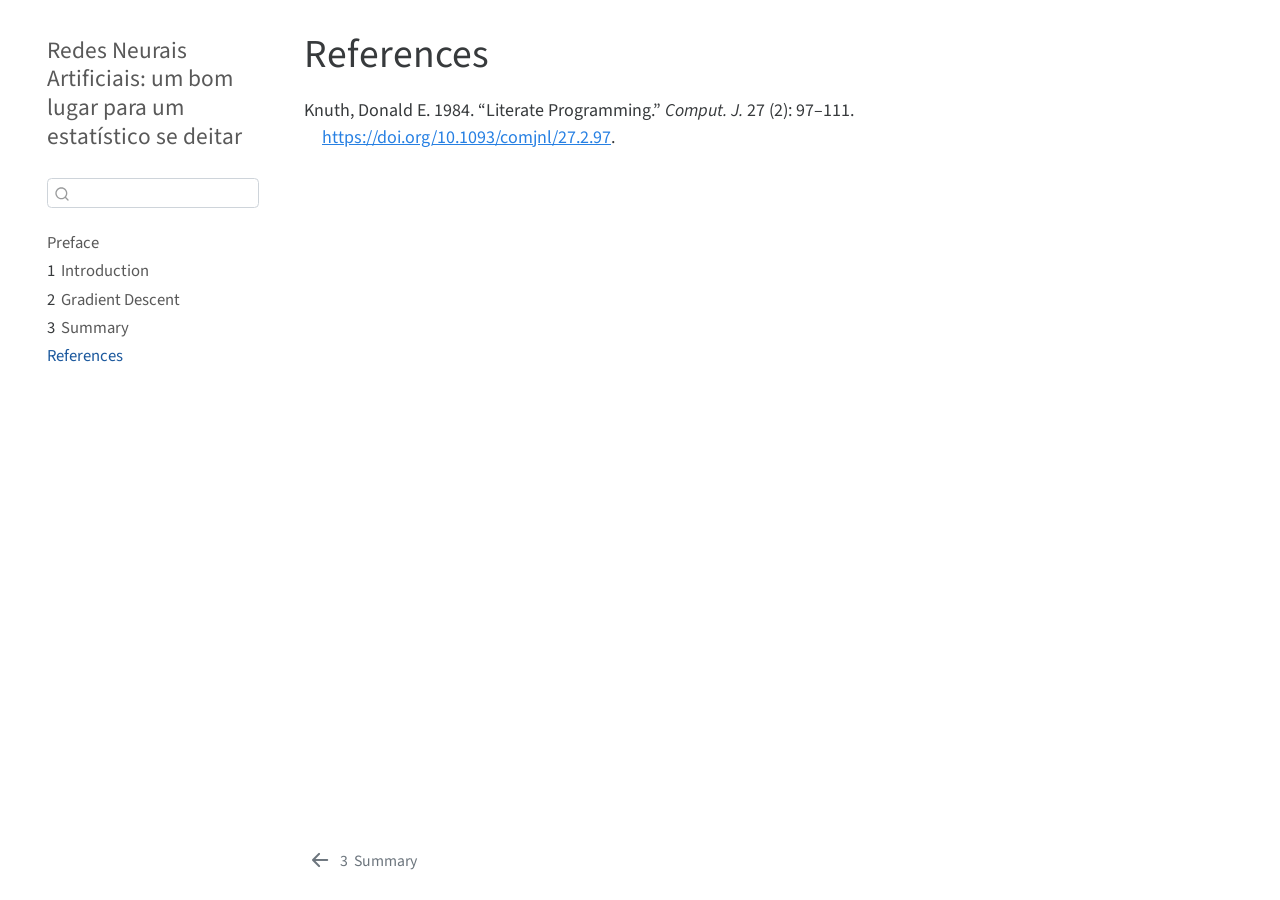
<file: _book/references.html>
<!DOCTYPE html>
<html xmlns="http://www.w3.org/1999/xhtml" lang="en" xml:lang="en"><head>

<meta charset="utf-8">
<meta name="generator" content="quarto-1.2.280">

<meta name="viewport" content="width=device-width, initial-scale=1.0, user-scalable=yes">


<title>Redes Neurais Artificiais: um bom lugar para um estatístico se deitar - References</title>
<style>
code{white-space: pre-wrap;}
span.smallcaps{font-variant: small-caps;}
div.columns{display: flex; gap: min(4vw, 1.5em);}
div.column{flex: auto; overflow-x: auto;}
div.hanging-indent{margin-left: 1.5em; text-indent: -1.5em;}
ul.task-list{list-style: none;}
ul.task-list li input[type="checkbox"] {
  width: 0.8em;
  margin: 0 0.8em 0.2em -1.6em;
  vertical-align: middle;
}
div.csl-bib-body { }
div.csl-entry {
  clear: both;
}
.hanging div.csl-entry {
  margin-left:2em;
  text-indent:-2em;
}
div.csl-left-margin {
  min-width:2em;
  float:left;
}
div.csl-right-inline {
  margin-left:2em;
  padding-left:1em;
}
div.csl-indent {
  margin-left: 2em;
}
</style>


<script src="site_libs/quarto-nav/quarto-nav.js"></script>
<script src="site_libs/quarto-nav/headroom.min.js"></script>
<script src="site_libs/clipboard/clipboard.min.js"></script>
<script src="site_libs/quarto-search/autocomplete.umd.js"></script>
<script src="site_libs/quarto-search/fuse.min.js"></script>
<script src="site_libs/quarto-search/quarto-search.js"></script>
<meta name="quarto:offset" content="./">
<link href="./summary.html" rel="prev">
<script src="site_libs/quarto-html/quarto.js"></script>
<script src="site_libs/quarto-html/popper.min.js"></script>
<script src="site_libs/quarto-html/tippy.umd.min.js"></script>
<script src="site_libs/quarto-html/anchor.min.js"></script>
<link href="site_libs/quarto-html/tippy.css" rel="stylesheet">
<link href="site_libs/quarto-html/quarto-syntax-highlighting.css" rel="stylesheet" id="quarto-text-highlighting-styles">
<script src="site_libs/bootstrap/bootstrap.min.js"></script>
<link href="site_libs/bootstrap/bootstrap-icons.css" rel="stylesheet">
<link href="site_libs/bootstrap/bootstrap.min.css" rel="stylesheet" id="quarto-bootstrap" data-mode="light">
<script id="quarto-search-options" type="application/json">{
  "location": "sidebar",
  "copy-button": false,
  "collapse-after": 3,
  "panel-placement": "start",
  "type": "textbox",
  "limit": 20,
  "language": {
    "search-no-results-text": "No results",
    "search-matching-documents-text": "matching documents",
    "search-copy-link-title": "Copy link to search",
    "search-hide-matches-text": "Hide additional matches",
    "search-more-match-text": "more match in this document",
    "search-more-matches-text": "more matches in this document",
    "search-clear-button-title": "Clear",
    "search-detached-cancel-button-title": "Cancel",
    "search-submit-button-title": "Submit"
  }
}</script>


</head>

<body class="nav-sidebar floating">

<div id="quarto-search-results"></div>
  <header id="quarto-header" class="headroom fixed-top">
  <nav class="quarto-secondary-nav" data-bs-toggle="collapse" data-bs-target="#quarto-sidebar" aria-controls="quarto-sidebar" aria-expanded="false" aria-label="Toggle sidebar navigation" onclick="if (window.quartoToggleHeadroom) { window.quartoToggleHeadroom(); }">
    <div class="container-fluid d-flex justify-content-between">
      <h1 class="quarto-secondary-nav-title">References</h1>
      <button type="button" class="quarto-btn-toggle btn" aria-label="Show secondary navigation">
        <i class="bi bi-chevron-right"></i>
      </button>
    </div>
  </nav>
</header>
<!-- content -->
<div id="quarto-content" class="quarto-container page-columns page-rows-contents page-layout-article">
<!-- sidebar -->
  <nav id="quarto-sidebar" class="sidebar collapse sidebar-navigation floating overflow-auto">
    <div class="pt-lg-2 mt-2 text-left sidebar-header">
    <div class="sidebar-title mb-0 py-0">
      <a href="./">Redes Neurais Artificiais: um bom lugar para um estatístico se deitar</a> 
    </div>
      </div>
      <div class="mt-2 flex-shrink-0 align-items-center">
        <div class="sidebar-search">
        <div id="quarto-search" class="" title="Search"></div>
        </div>
      </div>
    <div class="sidebar-menu-container"> 
    <ul class="list-unstyled mt-1">
        <li class="sidebar-item">
  <div class="sidebar-item-container"> 
  <a href="./index.html" class="sidebar-item-text sidebar-link">Preface</a>
  </div>
</li>
        <li class="sidebar-item">
  <div class="sidebar-item-container"> 
  <a href="./intro.html" class="sidebar-item-text sidebar-link"><span class="chapter-number">1</span>&nbsp; <span class="chapter-title">Introduction</span></a>
  </div>
</li>
        <li class="sidebar-item">
  <div class="sidebar-item-container"> 
  <a href="./GD.html" class="sidebar-item-text sidebar-link"><span class="chapter-number">2</span>&nbsp; <span class="chapter-title">Gradient Descent</span></a>
  </div>
</li>
        <li class="sidebar-item">
  <div class="sidebar-item-container"> 
  <a href="./summary.html" class="sidebar-item-text sidebar-link"><span class="chapter-number">3</span>&nbsp; <span class="chapter-title">Summary</span></a>
  </div>
</li>
        <li class="sidebar-item">
  <div class="sidebar-item-container"> 
  <a href="./references.html" class="sidebar-item-text sidebar-link active">References</a>
  </div>
</li>
    </ul>
    </div>
</nav>
<!-- margin-sidebar -->
    <div id="quarto-margin-sidebar" class="sidebar margin-sidebar">
        
    </div>
<!-- main -->
<main class="content" id="quarto-document-content">

<header id="title-block-header" class="quarto-title-block default">
<div class="quarto-title">
<h1 class="title d-none d-lg-block">References</h1>
</div>



<div class="quarto-title-meta">

    
  
    
  </div>
  

</header>

<div id="refs" class="references csl-bib-body hanging-indent" role="doc-bibliography">
<div id="ref-knuth84" class="csl-entry" role="doc-biblioentry">
Knuth, Donald E. 1984. <span>“Literate Programming.”</span> <em>Comput.
J.</em> 27 (2): 97–111. <a href="https://doi.org/10.1093/comjnl/27.2.97">https://doi.org/10.1093/comjnl/27.2.97</a>.
</div>
</div>



</main> <!-- /main -->
<script id="quarto-html-after-body" type="application/javascript">
window.document.addEventListener("DOMContentLoaded", function (event) {
  const toggleBodyColorMode = (bsSheetEl) => {
    const mode = bsSheetEl.getAttribute("data-mode");
    const bodyEl = window.document.querySelector("body");
    if (mode === "dark") {
      bodyEl.classList.add("quarto-dark");
      bodyEl.classList.remove("quarto-light");
    } else {
      bodyEl.classList.add("quarto-light");
      bodyEl.classList.remove("quarto-dark");
    }
  }
  const toggleBodyColorPrimary = () => {
    const bsSheetEl = window.document.querySelector("link#quarto-bootstrap");
    if (bsSheetEl) {
      toggleBodyColorMode(bsSheetEl);
    }
  }
  toggleBodyColorPrimary();  
  const icon = "";
  const anchorJS = new window.AnchorJS();
  anchorJS.options = {
    placement: 'right',
    icon: icon
  };
  anchorJS.add('.anchored');
  const clipboard = new window.ClipboardJS('.code-copy-button', {
    target: function(trigger) {
      return trigger.previousElementSibling;
    }
  });
  clipboard.on('success', function(e) {
    // button target
    const button = e.trigger;
    // don't keep focus
    button.blur();
    // flash "checked"
    button.classList.add('code-copy-button-checked');
    var currentTitle = button.getAttribute("title");
    button.setAttribute("title", "Copied!");
    let tooltip;
    if (window.bootstrap) {
      button.setAttribute("data-bs-toggle", "tooltip");
      button.setAttribute("data-bs-placement", "left");
      button.setAttribute("data-bs-title", "Copied!");
      tooltip = new bootstrap.Tooltip(button, 
        { trigger: "manual", 
          customClass: "code-copy-button-tooltip",
          offset: [0, -8]});
      tooltip.show();    
    }
    setTimeout(function() {
      if (tooltip) {
        tooltip.hide();
        button.removeAttribute("data-bs-title");
        button.removeAttribute("data-bs-toggle");
        button.removeAttribute("data-bs-placement");
      }
      button.setAttribute("title", currentTitle);
      button.classList.remove('code-copy-button-checked');
    }, 1000);
    // clear code selection
    e.clearSelection();
  });
  function tippyHover(el, contentFn) {
    const config = {
      allowHTML: true,
      content: contentFn,
      maxWidth: 500,
      delay: 100,
      arrow: false,
      appendTo: function(el) {
          return el.parentElement;
      },
      interactive: true,
      interactiveBorder: 10,
      theme: 'quarto',
      placement: 'bottom-start'
    };
    window.tippy(el, config); 
  }
  const noterefs = window.document.querySelectorAll('a[role="doc-noteref"]');
  for (var i=0; i<noterefs.length; i++) {
    const ref = noterefs[i];
    tippyHover(ref, function() {
      // use id or data attribute instead here
      let href = ref.getAttribute('data-footnote-href') || ref.getAttribute('href');
      try { href = new URL(href).hash; } catch {}
      const id = href.replace(/^#\/?/, "");
      const note = window.document.getElementById(id);
      return note.innerHTML;
    });
  }
  const findCites = (el) => {
    const parentEl = el.parentElement;
    if (parentEl) {
      const cites = parentEl.dataset.cites;
      if (cites) {
        return {
          el,
          cites: cites.split(' ')
        };
      } else {
        return findCites(el.parentElement)
      }
    } else {
      return undefined;
    }
  };
  var bibliorefs = window.document.querySelectorAll('a[role="doc-biblioref"]');
  for (var i=0; i<bibliorefs.length; i++) {
    const ref = bibliorefs[i];
    const citeInfo = findCites(ref);
    if (citeInfo) {
      tippyHover(citeInfo.el, function() {
        var popup = window.document.createElement('div');
        citeInfo.cites.forEach(function(cite) {
          var citeDiv = window.document.createElement('div');
          citeDiv.classList.add('hanging-indent');
          citeDiv.classList.add('csl-entry');
          var biblioDiv = window.document.getElementById('ref-' + cite);
          if (biblioDiv) {
            citeDiv.innerHTML = biblioDiv.innerHTML;
          }
          popup.appendChild(citeDiv);
        });
        return popup.innerHTML;
      });
    }
  }
});
</script>
<nav class="page-navigation">
  <div class="nav-page nav-page-previous">
      <a href="./summary.html" class="pagination-link">
        <i class="bi bi-arrow-left-short"></i> <span class="nav-page-text"><span class="chapter-number">3</span>&nbsp; <span class="chapter-title">Summary</span></span>
      </a>          
  </div>
  <div class="nav-page nav-page-next">
  </div>
</nav>
</div> <!-- /content -->



</body></html>
</file>
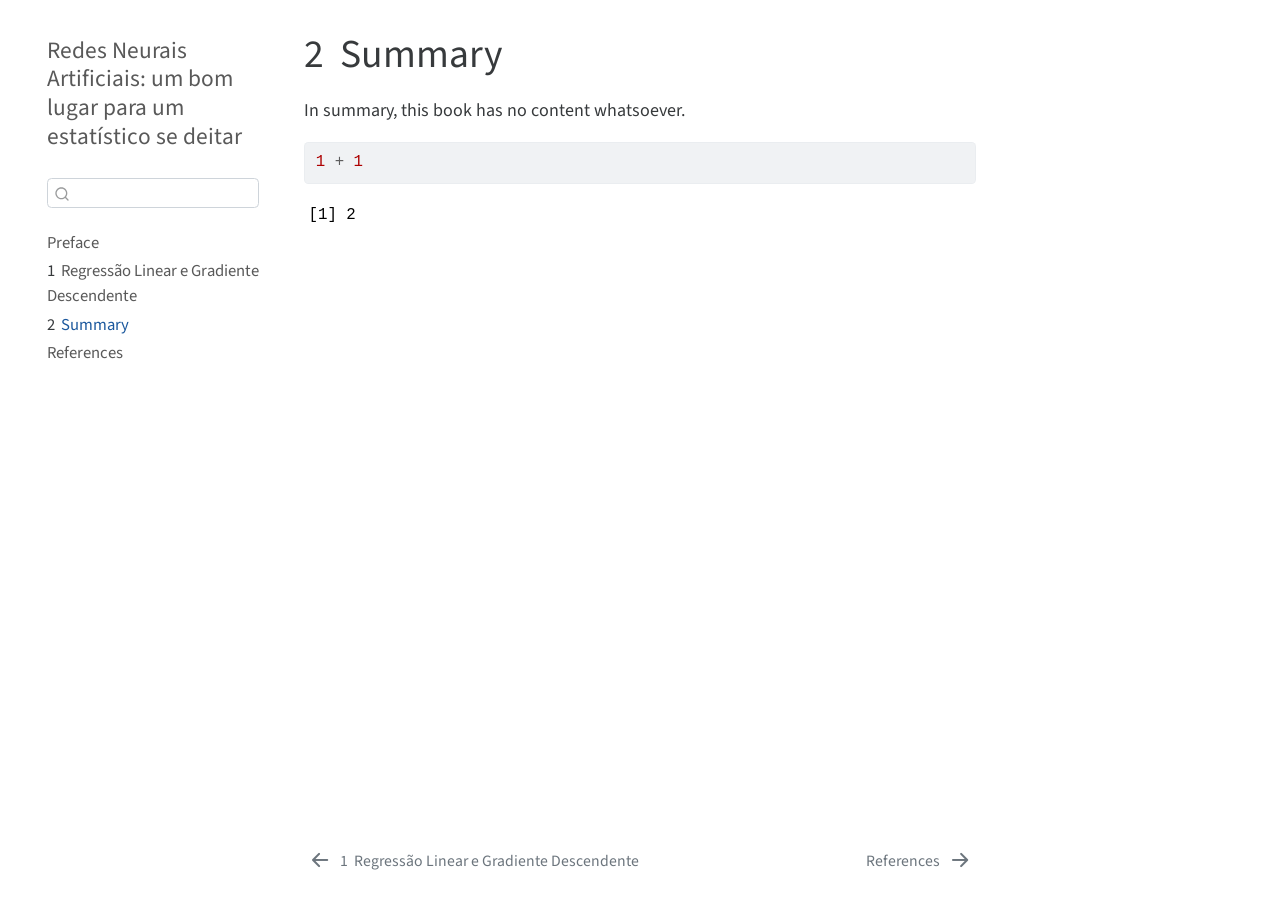
<file: _book/summary.html>
<!DOCTYPE html>
<html xmlns="http://www.w3.org/1999/xhtml" lang="en" xml:lang="en"><head>

<meta charset="utf-8">
<meta name="generator" content="quarto-1.2.280">

<meta name="viewport" content="width=device-width, initial-scale=1.0, user-scalable=yes">


<title>Redes Neurais Artificiais: um bom lugar para um estatístico se deitar - 2&nbsp; Summary</title>
<style>
code{white-space: pre-wrap;}
span.smallcaps{font-variant: small-caps;}
div.columns{display: flex; gap: min(4vw, 1.5em);}
div.column{flex: auto; overflow-x: auto;}
div.hanging-indent{margin-left: 1.5em; text-indent: -1.5em;}
ul.task-list{list-style: none;}
ul.task-list li input[type="checkbox"] {
  width: 0.8em;
  margin: 0 0.8em 0.2em -1.6em;
  vertical-align: middle;
}
pre > code.sourceCode { white-space: pre; position: relative; }
pre > code.sourceCode > span { display: inline-block; line-height: 1.25; }
pre > code.sourceCode > span:empty { height: 1.2em; }
.sourceCode { overflow: visible; }
code.sourceCode > span { color: inherit; text-decoration: inherit; }
div.sourceCode { margin: 1em 0; }
pre.sourceCode { margin: 0; }
@media screen {
div.sourceCode { overflow: auto; }
}
@media print {
pre > code.sourceCode { white-space: pre-wrap; }
pre > code.sourceCode > span { text-indent: -5em; padding-left: 5em; }
}
pre.numberSource code
  { counter-reset: source-line 0; }
pre.numberSource code > span
  { position: relative; left: -4em; counter-increment: source-line; }
pre.numberSource code > span > a:first-child::before
  { content: counter(source-line);
    position: relative; left: -1em; text-align: right; vertical-align: baseline;
    border: none; display: inline-block;
    -webkit-touch-callout: none; -webkit-user-select: none;
    -khtml-user-select: none; -moz-user-select: none;
    -ms-user-select: none; user-select: none;
    padding: 0 4px; width: 4em;
    color: #aaaaaa;
  }
pre.numberSource { margin-left: 3em; border-left: 1px solid #aaaaaa;  padding-left: 4px; }
div.sourceCode
  {   }
@media screen {
pre > code.sourceCode > span > a:first-child::before { text-decoration: underline; }
}
code span.al { color: #ff0000; font-weight: bold; } /* Alert */
code span.an { color: #60a0b0; font-weight: bold; font-style: italic; } /* Annotation */
code span.at { color: #7d9029; } /* Attribute */
code span.bn { color: #40a070; } /* BaseN */
code span.bu { color: #008000; } /* BuiltIn */
code span.cf { color: #007020; font-weight: bold; } /* ControlFlow */
code span.ch { color: #4070a0; } /* Char */
code span.cn { color: #880000; } /* Constant */
code span.co { color: #60a0b0; font-style: italic; } /* Comment */
code span.cv { color: #60a0b0; font-weight: bold; font-style: italic; } /* CommentVar */
code span.do { color: #ba2121; font-style: italic; } /* Documentation */
code span.dt { color: #902000; } /* DataType */
code span.dv { color: #40a070; } /* DecVal */
code span.er { color: #ff0000; font-weight: bold; } /* Error */
code span.ex { } /* Extension */
code span.fl { color: #40a070; } /* Float */
code span.fu { color: #06287e; } /* Function */
code span.im { color: #008000; font-weight: bold; } /* Import */
code span.in { color: #60a0b0; font-weight: bold; font-style: italic; } /* Information */
code span.kw { color: #007020; font-weight: bold; } /* Keyword */
code span.op { color: #666666; } /* Operator */
code span.ot { color: #007020; } /* Other */
code span.pp { color: #bc7a00; } /* Preprocessor */
code span.sc { color: #4070a0; } /* SpecialChar */
code span.ss { color: #bb6688; } /* SpecialString */
code span.st { color: #4070a0; } /* String */
code span.va { color: #19177c; } /* Variable */
code span.vs { color: #4070a0; } /* VerbatimString */
code span.wa { color: #60a0b0; font-weight: bold; font-style: italic; } /* Warning */
</style>


<script src="site_libs/quarto-nav/quarto-nav.js"></script>
<script src="site_libs/quarto-nav/headroom.min.js"></script>
<script src="site_libs/clipboard/clipboard.min.js"></script>
<script src="site_libs/quarto-search/autocomplete.umd.js"></script>
<script src="site_libs/quarto-search/fuse.min.js"></script>
<script src="site_libs/quarto-search/quarto-search.js"></script>
<meta name="quarto:offset" content="./">
<link href="./references.html" rel="next">
<link href="./GD.html" rel="prev">
<script src="site_libs/quarto-html/quarto.js"></script>
<script src="site_libs/quarto-html/popper.min.js"></script>
<script src="site_libs/quarto-html/tippy.umd.min.js"></script>
<script src="site_libs/quarto-html/anchor.min.js"></script>
<link href="site_libs/quarto-html/tippy.css" rel="stylesheet">
<link href="site_libs/quarto-html/quarto-syntax-highlighting.css" rel="stylesheet" id="quarto-text-highlighting-styles">
<script src="site_libs/bootstrap/bootstrap.min.js"></script>
<link href="site_libs/bootstrap/bootstrap-icons.css" rel="stylesheet">
<link href="site_libs/bootstrap/bootstrap.min.css" rel="stylesheet" id="quarto-bootstrap" data-mode="light">
<script id="quarto-search-options" type="application/json">{
  "location": "sidebar",
  "copy-button": false,
  "collapse-after": 3,
  "panel-placement": "start",
  "type": "textbox",
  "limit": 20,
  "language": {
    "search-no-results-text": "No results",
    "search-matching-documents-text": "matching documents",
    "search-copy-link-title": "Copy link to search",
    "search-hide-matches-text": "Hide additional matches",
    "search-more-match-text": "more match in this document",
    "search-more-matches-text": "more matches in this document",
    "search-clear-button-title": "Clear",
    "search-detached-cancel-button-title": "Cancel",
    "search-submit-button-title": "Submit"
  }
}</script>


</head>

<body class="nav-sidebar floating">

<div id="quarto-search-results"></div>
  <header id="quarto-header" class="headroom fixed-top">
  <nav class="quarto-secondary-nav" data-bs-toggle="collapse" data-bs-target="#quarto-sidebar" aria-controls="quarto-sidebar" aria-expanded="false" aria-label="Toggle sidebar navigation" onclick="if (window.quartoToggleHeadroom) { window.quartoToggleHeadroom(); }">
    <div class="container-fluid d-flex justify-content-between">
      <h1 class="quarto-secondary-nav-title"><span class="chapter-number">2</span>&nbsp; <span class="chapter-title">Summary</span></h1>
      <button type="button" class="quarto-btn-toggle btn" aria-label="Show secondary navigation">
        <i class="bi bi-chevron-right"></i>
      </button>
    </div>
  </nav>
</header>
<!-- content -->
<div id="quarto-content" class="quarto-container page-columns page-rows-contents page-layout-article">
<!-- sidebar -->
  <nav id="quarto-sidebar" class="sidebar collapse sidebar-navigation floating overflow-auto">
    <div class="pt-lg-2 mt-2 text-left sidebar-header">
    <div class="sidebar-title mb-0 py-0">
      <a href="./">Redes Neurais Artificiais: um bom lugar para um estatístico se deitar</a> 
    </div>
      </div>
      <div class="mt-2 flex-shrink-0 align-items-center">
        <div class="sidebar-search">
        <div id="quarto-search" class="" title="Search"></div>
        </div>
      </div>
    <div class="sidebar-menu-container"> 
    <ul class="list-unstyled mt-1">
        <li class="sidebar-item">
  <div class="sidebar-item-container"> 
  <a href="./index.html" class="sidebar-item-text sidebar-link">Preface</a>
  </div>
</li>
        <li class="sidebar-item">
  <div class="sidebar-item-container"> 
  <a href="./GD.html" class="sidebar-item-text sidebar-link"><span class="chapter-number">1</span>&nbsp; <span class="chapter-title">Regressão Linear e Gradiente Descendente</span></a>
  </div>
</li>
        <li class="sidebar-item">
  <div class="sidebar-item-container"> 
  <a href="./summary.html" class="sidebar-item-text sidebar-link active"><span class="chapter-number">2</span>&nbsp; <span class="chapter-title">Summary</span></a>
  </div>
</li>
        <li class="sidebar-item">
  <div class="sidebar-item-container"> 
  <a href="./references.html" class="sidebar-item-text sidebar-link">References</a>
  </div>
</li>
    </ul>
    </div>
</nav>
<!-- margin-sidebar -->
    <div id="quarto-margin-sidebar" class="sidebar margin-sidebar">
        
    </div>
<!-- main -->
<main class="content" id="quarto-document-content">

<header id="title-block-header" class="quarto-title-block default">
<div class="quarto-title">
<h1 class="title d-none d-lg-block"><span class="chapter-number">2</span>&nbsp; <span class="chapter-title">Summary</span></h1>
</div>



<div class="quarto-title-meta">

    
  
    
  </div>
  

</header>

<p>In summary, this book has no content whatsoever.</p>
<div class="cell">
<div class="sourceCode cell-code" id="cb1"><pre class="sourceCode r code-with-copy"><code class="sourceCode r"><span id="cb1-1"><a href="#cb1-1" aria-hidden="true" tabindex="-1"></a><span class="dv">1</span> <span class="sc">+</span> <span class="dv">1</span></span></code><button title="Copy to Clipboard" class="code-copy-button"><i class="bi"></i></button></pre></div>
<div class="cell-output cell-output-stdout">
<pre><code>[1] 2</code></pre>
</div>
</div>



</main> <!-- /main -->
<script id="quarto-html-after-body" type="application/javascript">
window.document.addEventListener("DOMContentLoaded", function (event) {
  const toggleBodyColorMode = (bsSheetEl) => {
    const mode = bsSheetEl.getAttribute("data-mode");
    const bodyEl = window.document.querySelector("body");
    if (mode === "dark") {
      bodyEl.classList.add("quarto-dark");
      bodyEl.classList.remove("quarto-light");
    } else {
      bodyEl.classList.add("quarto-light");
      bodyEl.classList.remove("quarto-dark");
    }
  }
  const toggleBodyColorPrimary = () => {
    const bsSheetEl = window.document.querySelector("link#quarto-bootstrap");
    if (bsSheetEl) {
      toggleBodyColorMode(bsSheetEl);
    }
  }
  toggleBodyColorPrimary();  
  const icon = "";
  const anchorJS = new window.AnchorJS();
  anchorJS.options = {
    placement: 'right',
    icon: icon
  };
  anchorJS.add('.anchored');
  const clipboard = new window.ClipboardJS('.code-copy-button', {
    target: function(trigger) {
      return trigger.previousElementSibling;
    }
  });
  clipboard.on('success', function(e) {
    // button target
    const button = e.trigger;
    // don't keep focus
    button.blur();
    // flash "checked"
    button.classList.add('code-copy-button-checked');
    var currentTitle = button.getAttribute("title");
    button.setAttribute("title", "Copied!");
    let tooltip;
    if (window.bootstrap) {
      button.setAttribute("data-bs-toggle", "tooltip");
      button.setAttribute("data-bs-placement", "left");
      button.setAttribute("data-bs-title", "Copied!");
      tooltip = new bootstrap.Tooltip(button, 
        { trigger: "manual", 
          customClass: "code-copy-button-tooltip",
          offset: [0, -8]});
      tooltip.show();    
    }
    setTimeout(function() {
      if (tooltip) {
        tooltip.hide();
        button.removeAttribute("data-bs-title");
        button.removeAttribute("data-bs-toggle");
        button.removeAttribute("data-bs-placement");
      }
      button.setAttribute("title", currentTitle);
      button.classList.remove('code-copy-button-checked');
    }, 1000);
    // clear code selection
    e.clearSelection();
  });
  function tippyHover(el, contentFn) {
    const config = {
      allowHTML: true,
      content: contentFn,
      maxWidth: 500,
      delay: 100,
      arrow: false,
      appendTo: function(el) {
          return el.parentElement;
      },
      interactive: true,
      interactiveBorder: 10,
      theme: 'quarto',
      placement: 'bottom-start'
    };
    window.tippy(el, config); 
  }
  const noterefs = window.document.querySelectorAll('a[role="doc-noteref"]');
  for (var i=0; i<noterefs.length; i++) {
    const ref = noterefs[i];
    tippyHover(ref, function() {
      // use id or data attribute instead here
      let href = ref.getAttribute('data-footnote-href') || ref.getAttribute('href');
      try { href = new URL(href).hash; } catch {}
      const id = href.replace(/^#\/?/, "");
      const note = window.document.getElementById(id);
      return note.innerHTML;
    });
  }
  const findCites = (el) => {
    const parentEl = el.parentElement;
    if (parentEl) {
      const cites = parentEl.dataset.cites;
      if (cites) {
        return {
          el,
          cites: cites.split(' ')
        };
      } else {
        return findCites(el.parentElement)
      }
    } else {
      return undefined;
    }
  };
  var bibliorefs = window.document.querySelectorAll('a[role="doc-biblioref"]');
  for (var i=0; i<bibliorefs.length; i++) {
    const ref = bibliorefs[i];
    const citeInfo = findCites(ref);
    if (citeInfo) {
      tippyHover(citeInfo.el, function() {
        var popup = window.document.createElement('div');
        citeInfo.cites.forEach(function(cite) {
          var citeDiv = window.document.createElement('div');
          citeDiv.classList.add('hanging-indent');
          citeDiv.classList.add('csl-entry');
          var biblioDiv = window.document.getElementById('ref-' + cite);
          if (biblioDiv) {
            citeDiv.innerHTML = biblioDiv.innerHTML;
          }
          popup.appendChild(citeDiv);
        });
        return popup.innerHTML;
      });
    }
  }
});
</script>
<nav class="page-navigation">
  <div class="nav-page nav-page-previous">
      <a href="./GD.html" class="pagination-link">
        <i class="bi bi-arrow-left-short"></i> <span class="nav-page-text"><span class="chapter-number">1</span>&nbsp; <span class="chapter-title">Regressão Linear e Gradiente Descendente</span></span>
      </a>          
  </div>
  <div class="nav-page nav-page-next">
      <a href="./references.html" class="pagination-link">
        <span class="nav-page-text">References</span> <i class="bi bi-arrow-right-short"></i>
      </a>
  </div>
</nav>
</div> <!-- /content -->



</body></html>
</file>
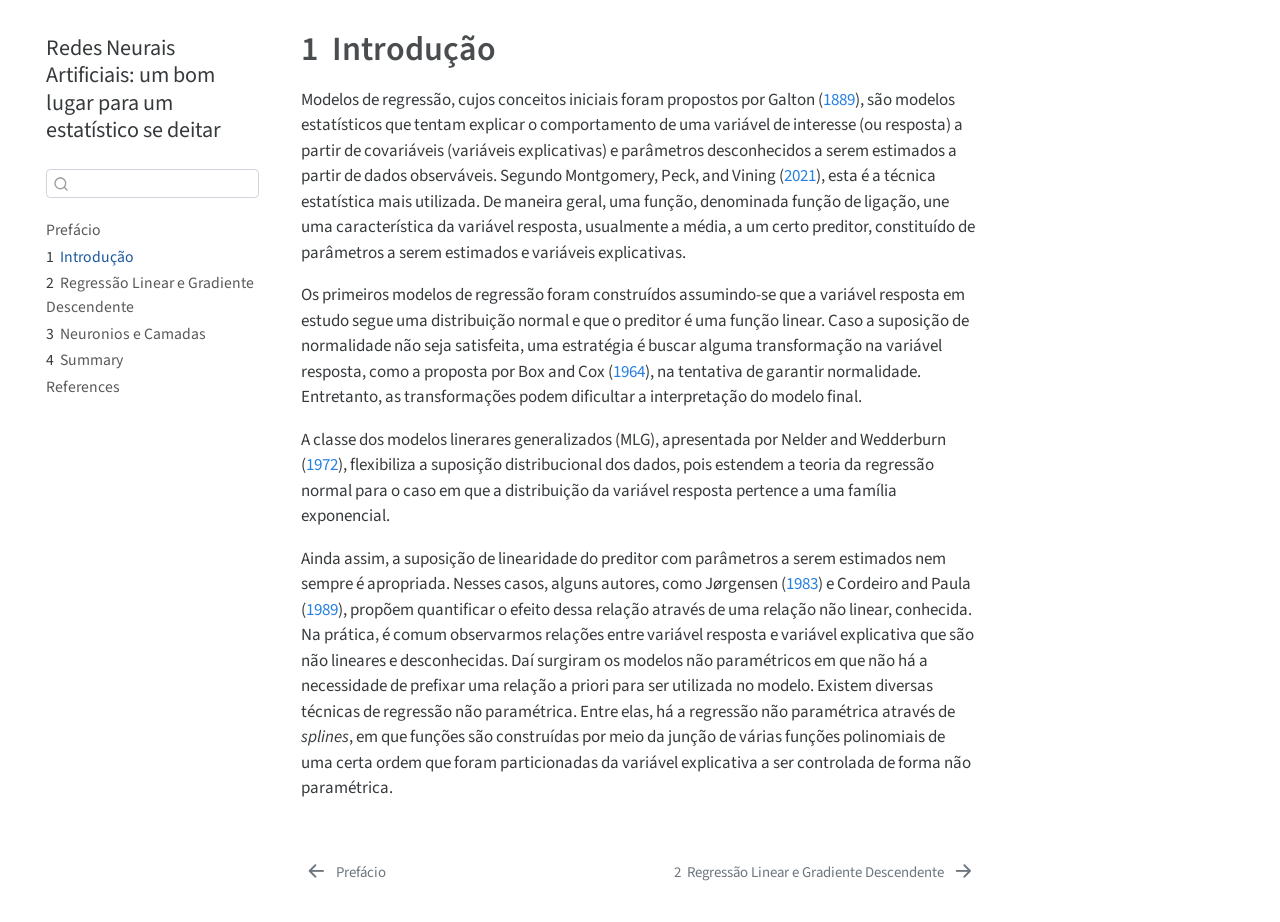
<file: docs/introduction.html>
<!DOCTYPE html>
<html xmlns="http://www.w3.org/1999/xhtml" lang="en" xml:lang="en"><head>

<meta charset="utf-8">
<meta name="generator" content="quarto-1.3.353">

<meta name="viewport" content="width=device-width, initial-scale=1.0, user-scalable=yes">


<title>Redes Neurais Artificiais: um bom lugar para um estatístico se deitar - 1&nbsp; Introdução</title>
<style>
code{white-space: pre-wrap;}
span.smallcaps{font-variant: small-caps;}
div.columns{display: flex; gap: min(4vw, 1.5em);}
div.column{flex: auto; overflow-x: auto;}
div.hanging-indent{margin-left: 1.5em; text-indent: -1.5em;}
ul.task-list{list-style: none;}
ul.task-list li input[type="checkbox"] {
  width: 0.8em;
  margin: 0 0.8em 0.2em -1em; /* quarto-specific, see https://github.com/quarto-dev/quarto-cli/issues/4556 */ 
  vertical-align: middle;
}
/* CSS for citations */
div.csl-bib-body { }
div.csl-entry {
  clear: both;
}
.hanging-indent div.csl-entry {
  margin-left:2em;
  text-indent:-2em;
}
div.csl-left-margin {
  min-width:2em;
  float:left;
}
div.csl-right-inline {
  margin-left:2em;
  padding-left:1em;
}
div.csl-indent {
  margin-left: 2em;
}</style>


<script src="site_libs/quarto-nav/quarto-nav.js"></script>
<script src="site_libs/quarto-nav/headroom.min.js"></script>
<script src="site_libs/clipboard/clipboard.min.js"></script>
<script src="site_libs/quarto-search/autocomplete.umd.js"></script>
<script src="site_libs/quarto-search/fuse.min.js"></script>
<script src="site_libs/quarto-search/quarto-search.js"></script>
<meta name="quarto:offset" content="./">
<link href="./GD.html" rel="next">
<link href="./index.html" rel="prev">
<script src="site_libs/quarto-html/quarto.js"></script>
<script src="site_libs/quarto-html/popper.min.js"></script>
<script src="site_libs/quarto-html/tippy.umd.min.js"></script>
<script src="site_libs/quarto-html/anchor.min.js"></script>
<link href="site_libs/quarto-html/tippy.css" rel="stylesheet">
<link href="site_libs/quarto-html/quarto-syntax-highlighting.css" rel="stylesheet" id="quarto-text-highlighting-styles">
<script src="site_libs/bootstrap/bootstrap.min.js"></script>
<link href="site_libs/bootstrap/bootstrap-icons.css" rel="stylesheet">
<link href="site_libs/bootstrap/bootstrap.min.css" rel="stylesheet" id="quarto-bootstrap" data-mode="light">
<script id="quarto-search-options" type="application/json">{
  "location": "sidebar",
  "copy-button": false,
  "collapse-after": 3,
  "panel-placement": "start",
  "type": "textbox",
  "limit": 20,
  "language": {
    "search-no-results-text": "No results",
    "search-matching-documents-text": "matching documents",
    "search-copy-link-title": "Copy link to search",
    "search-hide-matches-text": "Hide additional matches",
    "search-more-match-text": "more match in this document",
    "search-more-matches-text": "more matches in this document",
    "search-clear-button-title": "Clear",
    "search-detached-cancel-button-title": "Cancel",
    "search-submit-button-title": "Submit"
  }
}</script>


</head>

<body class="nav-sidebar floating">

<div id="quarto-search-results"></div>
  <header id="quarto-header" class="headroom fixed-top">
  <nav class="quarto-secondary-nav">
    <div class="container-fluid d-flex">
      <button type="button" class="quarto-btn-toggle btn" data-bs-toggle="collapse" data-bs-target="#quarto-sidebar,#quarto-sidebar-glass" aria-controls="quarto-sidebar" aria-expanded="false" aria-label="Toggle sidebar navigation" onclick="if (window.quartoToggleHeadroom) { window.quartoToggleHeadroom(); }">
        <i class="bi bi-layout-text-sidebar-reverse"></i>
      </button>
      <nav class="quarto-page-breadcrumbs" aria-label="breadcrumb"><ol class="breadcrumb"><li class="breadcrumb-item"><a href="./introduction.html"><span class="chapter-number">1</span>&nbsp; <span class="chapter-title">Introdução</span></a></li></ol></nav>
      <a class="flex-grow-1" role="button" data-bs-toggle="collapse" data-bs-target="#quarto-sidebar,#quarto-sidebar-glass" aria-controls="quarto-sidebar" aria-expanded="false" aria-label="Toggle sidebar navigation" onclick="if (window.quartoToggleHeadroom) { window.quartoToggleHeadroom(); }">      
      </a>
      <button type="button" class="btn quarto-search-button" aria-label="Search" onclick="window.quartoOpenSearch();">
        <i class="bi bi-search"></i>
      </button>
    </div>
  </nav>
</header>
<!-- content -->
<div id="quarto-content" class="quarto-container page-columns page-rows-contents page-layout-article">
<!-- sidebar -->
  <nav id="quarto-sidebar" class="sidebar collapse collapse-horizontal sidebar-navigation floating overflow-auto">
    <div class="pt-lg-2 mt-2 text-left sidebar-header">
    <div class="sidebar-title mb-0 py-0">
      <a href="./">Redes Neurais Artificiais: um bom lugar para um estatístico se deitar</a> 
    </div>
      </div>
        <div class="mt-2 flex-shrink-0 align-items-center">
        <div class="sidebar-search">
        <div id="quarto-search" class="" title="Search"></div>
        </div>
        </div>
    <div class="sidebar-menu-container"> 
    <ul class="list-unstyled mt-1">
        <li class="sidebar-item">
  <div class="sidebar-item-container"> 
  <a href="./index.html" class="sidebar-item-text sidebar-link">
 <span class="menu-text">Prefácio</span></a>
  </div>
</li>
        <li class="sidebar-item">
  <div class="sidebar-item-container"> 
  <a href="./introduction.html" class="sidebar-item-text sidebar-link active">
 <span class="menu-text"><span class="chapter-number">1</span>&nbsp; <span class="chapter-title">Introdução</span></span></a>
  </div>
</li>
        <li class="sidebar-item">
  <div class="sidebar-item-container"> 
  <a href="./GD.html" class="sidebar-item-text sidebar-link">
 <span class="menu-text"><span class="chapter-number">2</span>&nbsp; <span class="chapter-title">Regressão Linear e Gradiente Descendente</span></span></a>
  </div>
</li>
        <li class="sidebar-item">
  <div class="sidebar-item-container"> 
  <a href="./neuron.html" class="sidebar-item-text sidebar-link">
 <span class="menu-text"><span class="chapter-number">3</span>&nbsp; <span class="chapter-title">Neuronios e Camadas</span></span></a>
  </div>
</li>
        <li class="sidebar-item">
  <div class="sidebar-item-container"> 
  <a href="./summary.html" class="sidebar-item-text sidebar-link">
 <span class="menu-text"><span class="chapter-number">4</span>&nbsp; <span class="chapter-title">Summary</span></span></a>
  </div>
</li>
        <li class="sidebar-item">
  <div class="sidebar-item-container"> 
  <a href="./references.html" class="sidebar-item-text sidebar-link">
 <span class="menu-text">References</span></a>
  </div>
</li>
    </ul>
    </div>
</nav>
<div id="quarto-sidebar-glass" data-bs-toggle="collapse" data-bs-target="#quarto-sidebar,#quarto-sidebar-glass"></div>
<!-- margin-sidebar -->
    <div id="quarto-margin-sidebar" class="sidebar margin-sidebar">
        
    </div>
<!-- main -->
<main class="content" id="quarto-document-content">

<header id="title-block-header" class="quarto-title-block default">
<div class="quarto-title">
<h1 class="title"><span class="chapter-number">1</span>&nbsp; <span class="chapter-title">Introdução</span></h1>
</div>



<div class="quarto-title-meta">

    
  
    
  </div>
  

</header>

<p>Modelos de regressão, cujos conceitos iniciais foram propostos por <span class="citation" data-cites="Galton:1889">Galton (<a href="references.html#ref-Galton:1889" role="doc-biblioref">1889</a>)</span>, são modelos estatísticos que tentam explicar o comportamento de uma variável de interesse (ou resposta) a partir de covariáveis (variáveis explicativas) e parâmetros desconhecidos a serem estimados a partir de dados observáveis. Segundo <span class="citation" data-cites="MontgomeryPeckVining:2021">Montgomery, Peck, and Vining (<a href="references.html#ref-MontgomeryPeckVining:2021" role="doc-biblioref">2021</a>)</span>, esta é a técnica estatística mais utilizada. De maneira geral, uma função, denominada função de ligação, une uma característica da variável resposta, usualmente a média, a um certo preditor, constituído de parâmetros a serem estimados e variáveis explicativas.</p>
<p>Os primeiros modelos de regressão foram construídos assumindo-se que a variável resposta em estudo segue uma distribuição normal e que o preditor é uma função linear. Caso a suposição de normalidade não seja satisfeita, uma estratégia é buscar alguma transformação na variável resposta, como a proposta por <span class="citation" data-cites="BoxCox:1964">Box and Cox (<a href="references.html#ref-BoxCox:1964" role="doc-biblioref">1964</a>)</span>, na tentativa de garantir normalidade. Entretanto, as transformações podem dificultar a interpretação do modelo final.</p>
<p>A classe dos modelos linerares generalizados (MLG), apresentada por <span class="citation" data-cites="NelderWedderburn:1972">Nelder and Wedderburn (<a href="references.html#ref-NelderWedderburn:1972" role="doc-biblioref">1972</a>)</span>, flexibiliza a suposição distribucional dos dados, pois estendem a teoria da regressão normal para o caso em que a distribuição da variável resposta pertence a uma família exponencial.</p>
<p>Ainda assim, a suposição de linearidade do preditor com parâmetros a serem estimados nem sempre é apropriada. Nesses casos, alguns autores, como <span class="citation" data-cites="Jorgensen:1983">Jørgensen (<a href="references.html#ref-Jorgensen:1983" role="doc-biblioref">1983</a>)</span> e <span class="citation" data-cites="CordeiroPaula:1989">Cordeiro and Paula (<a href="references.html#ref-CordeiroPaula:1989" role="doc-biblioref">1989</a>)</span>, propõem quantificar o efeito dessa relação através de uma relação não linear, conhecida. Na prática, é comum observarmos relações entre variável resposta e variável explicativa que são não lineares e desconhecidas. Daí surgiram os modelos não paramétricos em que não há a necessidade de prefixar uma relação a priori para ser utilizada no modelo. Existem diversas técnicas de regressão não paramétrica. Entre elas, há a regressão não paramétrica através de <em>splines</em>, em que funções são construídas por meio da junção de várias funções polinomiais de uma certa ordem que foram particionadas da variável explicativa a ser controlada de forma não paramétrica.</p>


<div id="refs" class="references csl-bib-body hanging-indent" role="list" style="display: none">
<div id="ref-BoxCox:1964" class="csl-entry" role="listitem">
Box, G. E. P., and D. R. Cox. 1964. <span>“An Analysis of Transformations (with Discussion).”</span> <em>Journal of the Royal Statistical Society. Series B (Methodological)</em> 26 (2): 211–52.
</div>
<div id="ref-CordeiroPaula:1989" class="csl-entry" role="listitem">
Cordeiro, Gauss M., and Gilberto A. Paula. 1989. <span>“Improved Likelihood Ratio Statistics for Exponential Family Nonlinear Models.”</span> <em>Biometrika</em> 76 (1): 93–100.
</div>
<div id="ref-Galton:1889" class="csl-entry" role="listitem">
Galton, Francis. 1889. <em>Natural Inheritance</em>. London: Macmillan.
</div>
<div id="ref-Jorgensen:1983" class="csl-entry" role="listitem">
Jørgensen, Bent. 1983. <span>“Maximum Likelihood Estimation and Large-Sample Inference for Generalized Linear and Nonlinear Regression Models.”</span> <em>Biometrika</em> 70 (1): 19–28.
</div>
<div id="ref-MontgomeryPeckVining:2021" class="csl-entry" role="listitem">
Montgomery, Douglas C., Elizabeth A. Peck, and G. Geoffrey Vining. 2021. <em>Introduction to Linear Regression Analysis</em>. 6th ed. New York: Wiley.
</div>
<div id="ref-NelderWedderburn:1972" class="csl-entry" role="listitem">
Nelder, John A., and Robert W. M. Wedderburn. 1972. <span>“Generalized Linear Models.”</span> <em>Journal of the Royal Statistical Society. Series A (General)</em> 135 (3): 370–84.
</div>
</div>

</main> <!-- /main -->
<script id="quarto-html-after-body" type="application/javascript">
window.document.addEventListener("DOMContentLoaded", function (event) {
  const toggleBodyColorMode = (bsSheetEl) => {
    const mode = bsSheetEl.getAttribute("data-mode");
    const bodyEl = window.document.querySelector("body");
    if (mode === "dark") {
      bodyEl.classList.add("quarto-dark");
      bodyEl.classList.remove("quarto-light");
    } else {
      bodyEl.classList.add("quarto-light");
      bodyEl.classList.remove("quarto-dark");
    }
  }
  const toggleBodyColorPrimary = () => {
    const bsSheetEl = window.document.querySelector("link#quarto-bootstrap");
    if (bsSheetEl) {
      toggleBodyColorMode(bsSheetEl);
    }
  }
  toggleBodyColorPrimary();  
  const icon = "";
  const anchorJS = new window.AnchorJS();
  anchorJS.options = {
    placement: 'right',
    icon: icon
  };
  anchorJS.add('.anchored');
  const isCodeAnnotation = (el) => {
    for (const clz of el.classList) {
      if (clz.startsWith('code-annotation-')) {                     
        return true;
      }
    }
    return false;
  }
  const clipboard = new window.ClipboardJS('.code-copy-button', {
    text: function(trigger) {
      const codeEl = trigger.previousElementSibling.cloneNode(true);
      for (const childEl of codeEl.children) {
        if (isCodeAnnotation(childEl)) {
          childEl.remove();
        }
      }
      return codeEl.innerText;
    }
  });
  clipboard.on('success', function(e) {
    // button target
    const button = e.trigger;
    // don't keep focus
    button.blur();
    // flash "checked"
    button.classList.add('code-copy-button-checked');
    var currentTitle = button.getAttribute("title");
    button.setAttribute("title", "Copied!");
    let tooltip;
    if (window.bootstrap) {
      button.setAttribute("data-bs-toggle", "tooltip");
      button.setAttribute("data-bs-placement", "left");
      button.setAttribute("data-bs-title", "Copied!");
      tooltip = new bootstrap.Tooltip(button, 
        { trigger: "manual", 
          customClass: "code-copy-button-tooltip",
          offset: [0, -8]});
      tooltip.show();    
    }
    setTimeout(function() {
      if (tooltip) {
        tooltip.hide();
        button.removeAttribute("data-bs-title");
        button.removeAttribute("data-bs-toggle");
        button.removeAttribute("data-bs-placement");
      }
      button.setAttribute("title", currentTitle);
      button.classList.remove('code-copy-button-checked');
    }, 1000);
    // clear code selection
    e.clearSelection();
  });
  function tippyHover(el, contentFn) {
    const config = {
      allowHTML: true,
      content: contentFn,
      maxWidth: 500,
      delay: 100,
      arrow: false,
      appendTo: function(el) {
          return el.parentElement;
      },
      interactive: true,
      interactiveBorder: 10,
      theme: 'quarto',
      placement: 'bottom-start'
    };
    window.tippy(el, config); 
  }
  const noterefs = window.document.querySelectorAll('a[role="doc-noteref"]');
  for (var i=0; i<noterefs.length; i++) {
    const ref = noterefs[i];
    tippyHover(ref, function() {
      // use id or data attribute instead here
      let href = ref.getAttribute('data-footnote-href') || ref.getAttribute('href');
      try { href = new URL(href).hash; } catch {}
      const id = href.replace(/^#\/?/, "");
      const note = window.document.getElementById(id);
      return note.innerHTML;
    });
  }
      let selectedAnnoteEl;
      const selectorForAnnotation = ( cell, annotation) => {
        let cellAttr = 'data-code-cell="' + cell + '"';
        let lineAttr = 'data-code-annotation="' +  annotation + '"';
        const selector = 'span[' + cellAttr + '][' + lineAttr + ']';
        return selector;
      }
      const selectCodeLines = (annoteEl) => {
        const doc = window.document;
        const targetCell = annoteEl.getAttribute("data-target-cell");
        const targetAnnotation = annoteEl.getAttribute("data-target-annotation");
        const annoteSpan = window.document.querySelector(selectorForAnnotation(targetCell, targetAnnotation));
        const lines = annoteSpan.getAttribute("data-code-lines").split(",");
        const lineIds = lines.map((line) => {
          return targetCell + "-" + line;
        })
        let top = null;
        let height = null;
        let parent = null;
        if (lineIds.length > 0) {
            //compute the position of the single el (top and bottom and make a div)
            const el = window.document.getElementById(lineIds[0]);
            top = el.offsetTop;
            height = el.offsetHeight;
            parent = el.parentElement.parentElement;
          if (lineIds.length > 1) {
            const lastEl = window.document.getElementById(lineIds[lineIds.length - 1]);
            const bottom = lastEl.offsetTop + lastEl.offsetHeight;
            height = bottom - top;
          }
          if (top !== null && height !== null && parent !== null) {
            // cook up a div (if necessary) and position it 
            let div = window.document.getElementById("code-annotation-line-highlight");
            if (div === null) {
              div = window.document.createElement("div");
              div.setAttribute("id", "code-annotation-line-highlight");
              div.style.position = 'absolute';
              parent.appendChild(div);
            }
            div.style.top = top - 2 + "px";
            div.style.height = height + 4 + "px";
            let gutterDiv = window.document.getElementById("code-annotation-line-highlight-gutter");
            if (gutterDiv === null) {
              gutterDiv = window.document.createElement("div");
              gutterDiv.setAttribute("id", "code-annotation-line-highlight-gutter");
              gutterDiv.style.position = 'absolute';
              const codeCell = window.document.getElementById(targetCell);
              const gutter = codeCell.querySelector('.code-annotation-gutter');
              gutter.appendChild(gutterDiv);
            }
            gutterDiv.style.top = top - 2 + "px";
            gutterDiv.style.height = height + 4 + "px";
          }
          selectedAnnoteEl = annoteEl;
        }
      };
      const unselectCodeLines = () => {
        const elementsIds = ["code-annotation-line-highlight", "code-annotation-line-highlight-gutter"];
        elementsIds.forEach((elId) => {
          const div = window.document.getElementById(elId);
          if (div) {
            div.remove();
          }
        });
        selectedAnnoteEl = undefined;
      };
      // Attach click handler to the DT
      const annoteDls = window.document.querySelectorAll('dt[data-target-cell]');
      for (const annoteDlNode of annoteDls) {
        annoteDlNode.addEventListener('click', (event) => {
          const clickedEl = event.target;
          if (clickedEl !== selectedAnnoteEl) {
            unselectCodeLines();
            const activeEl = window.document.querySelector('dt[data-target-cell].code-annotation-active');
            if (activeEl) {
              activeEl.classList.remove('code-annotation-active');
            }
            selectCodeLines(clickedEl);
            clickedEl.classList.add('code-annotation-active');
          } else {
            // Unselect the line
            unselectCodeLines();
            clickedEl.classList.remove('code-annotation-active');
          }
        });
      }
  const findCites = (el) => {
    const parentEl = el.parentElement;
    if (parentEl) {
      const cites = parentEl.dataset.cites;
      if (cites) {
        return {
          el,
          cites: cites.split(' ')
        };
      } else {
        return findCites(el.parentElement)
      }
    } else {
      return undefined;
    }
  };
  var bibliorefs = window.document.querySelectorAll('a[role="doc-biblioref"]');
  for (var i=0; i<bibliorefs.length; i++) {
    const ref = bibliorefs[i];
    const citeInfo = findCites(ref);
    if (citeInfo) {
      tippyHover(citeInfo.el, function() {
        var popup = window.document.createElement('div');
        citeInfo.cites.forEach(function(cite) {
          var citeDiv = window.document.createElement('div');
          citeDiv.classList.add('hanging-indent');
          citeDiv.classList.add('csl-entry');
          var biblioDiv = window.document.getElementById('ref-' + cite);
          if (biblioDiv) {
            citeDiv.innerHTML = biblioDiv.innerHTML;
          }
          popup.appendChild(citeDiv);
        });
        return popup.innerHTML;
      });
    }
  }
});
</script>
<nav class="page-navigation">
  <div class="nav-page nav-page-previous">
      <a href="./index.html" class="pagination-link">
        <i class="bi bi-arrow-left-short"></i> <span class="nav-page-text">Prefácio</span>
      </a>          
  </div>
  <div class="nav-page nav-page-next">
      <a href="./GD.html" class="pagination-link">
        <span class="nav-page-text"><span class="chapter-number">2</span>&nbsp; <span class="chapter-title">Regressão Linear e Gradiente Descendente</span></span> <i class="bi bi-arrow-right-short"></i>
      </a>
  </div>
</nav>
</div> <!-- /content -->



</body></html>
</file>
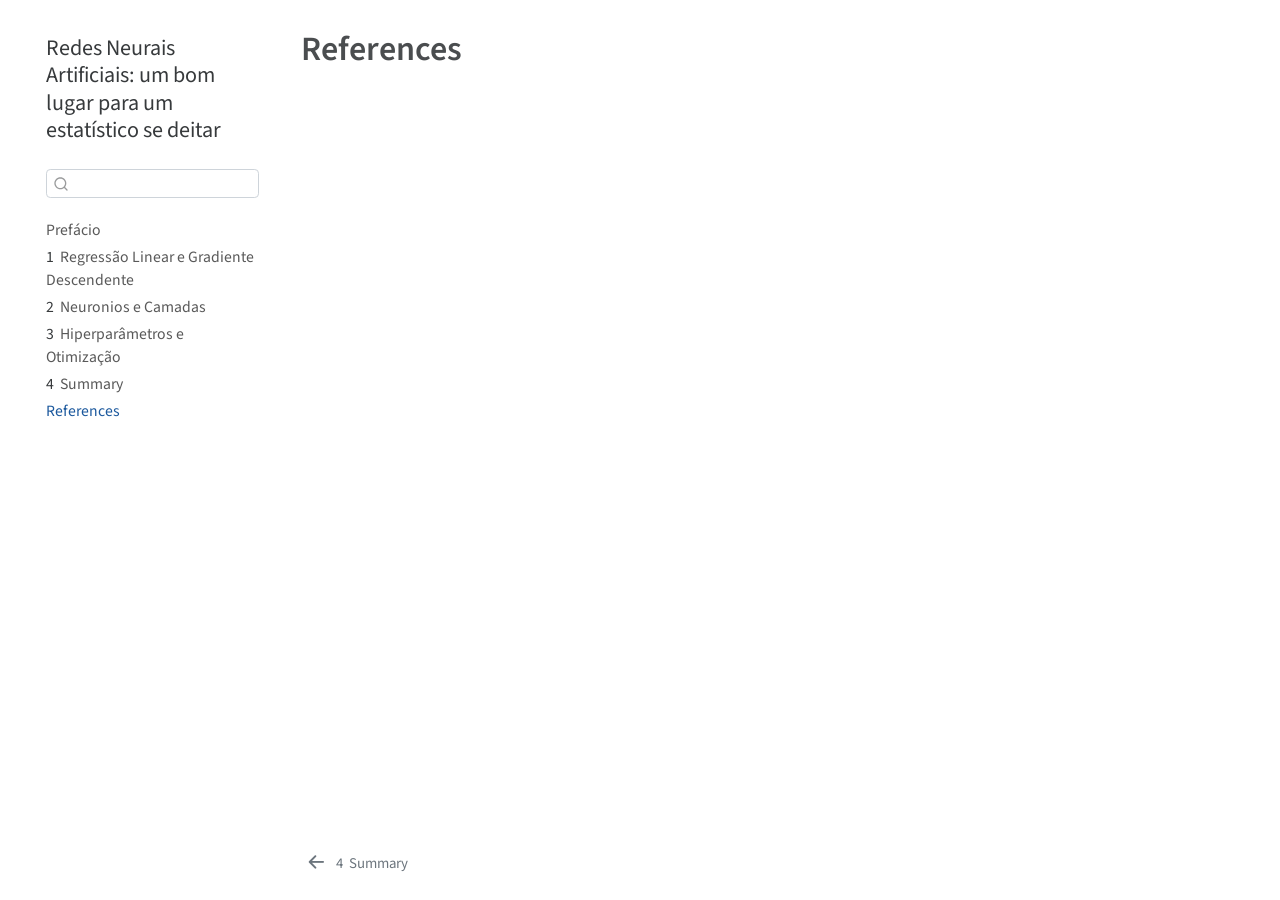
<file: docs/references.html>
<!DOCTYPE html>
<html xmlns="http://www.w3.org/1999/xhtml" lang="en" xml:lang="en"><head>

<meta charset="utf-8">
<meta name="generator" content="quarto-1.2.280">

<meta name="viewport" content="width=device-width, initial-scale=1.0, user-scalable=yes">


<title>Redes Neurais Artificiais: um bom lugar para um estatístico se deitar - References</title>
<style>
code{white-space: pre-wrap;}
span.smallcaps{font-variant: small-caps;}
div.columns{display: flex; gap: min(4vw, 1.5em);}
div.column{flex: auto; overflow-x: auto;}
div.hanging-indent{margin-left: 1.5em; text-indent: -1.5em;}
ul.task-list{list-style: none;}
ul.task-list li input[type="checkbox"] {
  width: 0.8em;
  margin: 0 0.8em 0.2em -1.6em;
  vertical-align: middle;
}
div.csl-bib-body { }
div.csl-entry {
  clear: both;
}
.hanging div.csl-entry {
  margin-left:2em;
  text-indent:-2em;
}
div.csl-left-margin {
  min-width:2em;
  float:left;
}
div.csl-right-inline {
  margin-left:2em;
  padding-left:1em;
}
div.csl-indent {
  margin-left: 2em;
}
</style>


<script src="site_libs/quarto-nav/quarto-nav.js"></script>
<script src="site_libs/quarto-nav/headroom.min.js"></script>
<script src="site_libs/clipboard/clipboard.min.js"></script>
<script src="site_libs/quarto-search/autocomplete.umd.js"></script>
<script src="site_libs/quarto-search/fuse.min.js"></script>
<script src="site_libs/quarto-search/quarto-search.js"></script>
<meta name="quarto:offset" content="./">
<link href="./summary.html" rel="prev">
<script src="site_libs/quarto-html/quarto.js"></script>
<script src="site_libs/quarto-html/popper.min.js"></script>
<script src="site_libs/quarto-html/tippy.umd.min.js"></script>
<script src="site_libs/quarto-html/anchor.min.js"></script>
<link href="site_libs/quarto-html/tippy.css" rel="stylesheet">
<link href="site_libs/quarto-html/quarto-syntax-highlighting.css" rel="stylesheet" id="quarto-text-highlighting-styles">
<script src="site_libs/bootstrap/bootstrap.min.js"></script>
<link href="site_libs/bootstrap/bootstrap-icons.css" rel="stylesheet">
<link href="site_libs/bootstrap/bootstrap.min.css" rel="stylesheet" id="quarto-bootstrap" data-mode="light">
<script id="quarto-search-options" type="application/json">{
  "location": "sidebar",
  "copy-button": false,
  "collapse-after": 3,
  "panel-placement": "start",
  "type": "textbox",
  "limit": 20,
  "language": {
    "search-no-results-text": "No results",
    "search-matching-documents-text": "matching documents",
    "search-copy-link-title": "Copy link to search",
    "search-hide-matches-text": "Hide additional matches",
    "search-more-match-text": "more match in this document",
    "search-more-matches-text": "more matches in this document",
    "search-clear-button-title": "Clear",
    "search-detached-cancel-button-title": "Cancel",
    "search-submit-button-title": "Submit"
  }
}</script>


</head>

<body class="nav-sidebar floating">

<div id="quarto-search-results"></div>
  <header id="quarto-header" class="headroom fixed-top">
  <nav class="quarto-secondary-nav" data-bs-toggle="collapse" data-bs-target="#quarto-sidebar" aria-controls="quarto-sidebar" aria-expanded="false" aria-label="Toggle sidebar navigation" onclick="if (window.quartoToggleHeadroom) { window.quartoToggleHeadroom(); }">
    <div class="container-fluid d-flex justify-content-between">
      <h1 class="quarto-secondary-nav-title">References</h1>
      <button type="button" class="quarto-btn-toggle btn" aria-label="Show secondary navigation">
        <i class="bi bi-chevron-right"></i>
      </button>
    </div>
  </nav>
</header>
<!-- content -->
<div id="quarto-content" class="quarto-container page-columns page-rows-contents page-layout-article">
<!-- sidebar -->
  <nav id="quarto-sidebar" class="sidebar collapse sidebar-navigation floating overflow-auto">
    <div class="pt-lg-2 mt-2 text-left sidebar-header">
    <div class="sidebar-title mb-0 py-0">
      <a href="./">Redes Neurais Artificiais: um bom lugar para um estatístico se deitar</a> 
    </div>
      </div>
      <div class="mt-2 flex-shrink-0 align-items-center">
        <div class="sidebar-search">
        <div id="quarto-search" class="" title="Search"></div>
        </div>
      </div>
    <div class="sidebar-menu-container"> 
    <ul class="list-unstyled mt-1">
        <li class="sidebar-item">
  <div class="sidebar-item-container"> 
  <a href="./index.html" class="sidebar-item-text sidebar-link">Prefácio</a>
  </div>
</li>
        <li class="sidebar-item">
  <div class="sidebar-item-container"> 
  <a href="./GD.html" class="sidebar-item-text sidebar-link"><span class="chapter-number">1</span>&nbsp; <span class="chapter-title">Regressão Linear e Gradiente Descendente</span></a>
  </div>
</li>
        <li class="sidebar-item">
  <div class="sidebar-item-container"> 
  <a href="./neuron.html" class="sidebar-item-text sidebar-link"><span class="chapter-number">2</span>&nbsp; <span class="chapter-title">Neuronios e Camadas</span></a>
  </div>
</li>
        <li class="sidebar-item">
  <div class="sidebar-item-container"> 
  <a href="./hyper.html" class="sidebar-item-text sidebar-link"><span class="chapter-number">3</span>&nbsp; <span class="chapter-title">Hiperparâmetros e Otimização</span></a>
  </div>
</li>
        <li class="sidebar-item">
  <div class="sidebar-item-container"> 
  <a href="./summary.html" class="sidebar-item-text sidebar-link"><span class="chapter-number">4</span>&nbsp; <span class="chapter-title">Summary</span></a>
  </div>
</li>
        <li class="sidebar-item">
  <div class="sidebar-item-container"> 
  <a href="./references.html" class="sidebar-item-text sidebar-link active">References</a>
  </div>
</li>
    </ul>
    </div>
</nav>
<!-- margin-sidebar -->
    <div id="quarto-margin-sidebar" class="sidebar margin-sidebar">
        
    </div>
<!-- main -->
<main class="content" id="quarto-document-content">

<header id="title-block-header" class="quarto-title-block default">
<div class="quarto-title">
<h1 class="title d-none d-lg-block">References</h1>
</div>



<div class="quarto-title-meta">

    
  
    
  </div>
  

</header>






</main> <!-- /main -->
<script id="quarto-html-after-body" type="application/javascript">
window.document.addEventListener("DOMContentLoaded", function (event) {
  const toggleBodyColorMode = (bsSheetEl) => {
    const mode = bsSheetEl.getAttribute("data-mode");
    const bodyEl = window.document.querySelector("body");
    if (mode === "dark") {
      bodyEl.classList.add("quarto-dark");
      bodyEl.classList.remove("quarto-light");
    } else {
      bodyEl.classList.add("quarto-light");
      bodyEl.classList.remove("quarto-dark");
    }
  }
  const toggleBodyColorPrimary = () => {
    const bsSheetEl = window.document.querySelector("link#quarto-bootstrap");
    if (bsSheetEl) {
      toggleBodyColorMode(bsSheetEl);
    }
  }
  toggleBodyColorPrimary();  
  const icon = "";
  const anchorJS = new window.AnchorJS();
  anchorJS.options = {
    placement: 'right',
    icon: icon
  };
  anchorJS.add('.anchored');
  const clipboard = new window.ClipboardJS('.code-copy-button', {
    target: function(trigger) {
      return trigger.previousElementSibling;
    }
  });
  clipboard.on('success', function(e) {
    // button target
    const button = e.trigger;
    // don't keep focus
    button.blur();
    // flash "checked"
    button.classList.add('code-copy-button-checked');
    var currentTitle = button.getAttribute("title");
    button.setAttribute("title", "Copied!");
    let tooltip;
    if (window.bootstrap) {
      button.setAttribute("data-bs-toggle", "tooltip");
      button.setAttribute("data-bs-placement", "left");
      button.setAttribute("data-bs-title", "Copied!");
      tooltip = new bootstrap.Tooltip(button, 
        { trigger: "manual", 
          customClass: "code-copy-button-tooltip",
          offset: [0, -8]});
      tooltip.show();    
    }
    setTimeout(function() {
      if (tooltip) {
        tooltip.hide();
        button.removeAttribute("data-bs-title");
        button.removeAttribute("data-bs-toggle");
        button.removeAttribute("data-bs-placement");
      }
      button.setAttribute("title", currentTitle);
      button.classList.remove('code-copy-button-checked');
    }, 1000);
    // clear code selection
    e.clearSelection();
  });
  function tippyHover(el, contentFn) {
    const config = {
      allowHTML: true,
      content: contentFn,
      maxWidth: 500,
      delay: 100,
      arrow: false,
      appendTo: function(el) {
          return el.parentElement;
      },
      interactive: true,
      interactiveBorder: 10,
      theme: 'quarto',
      placement: 'bottom-start'
    };
    window.tippy(el, config); 
  }
  const noterefs = window.document.querySelectorAll('a[role="doc-noteref"]');
  for (var i=0; i<noterefs.length; i++) {
    const ref = noterefs[i];
    tippyHover(ref, function() {
      // use id or data attribute instead here
      let href = ref.getAttribute('data-footnote-href') || ref.getAttribute('href');
      try { href = new URL(href).hash; } catch {}
      const id = href.replace(/^#\/?/, "");
      const note = window.document.getElementById(id);
      return note.innerHTML;
    });
  }
  const findCites = (el) => {
    const parentEl = el.parentElement;
    if (parentEl) {
      const cites = parentEl.dataset.cites;
      if (cites) {
        return {
          el,
          cites: cites.split(' ')
        };
      } else {
        return findCites(el.parentElement)
      }
    } else {
      return undefined;
    }
  };
  var bibliorefs = window.document.querySelectorAll('a[role="doc-biblioref"]');
  for (var i=0; i<bibliorefs.length; i++) {
    const ref = bibliorefs[i];
    const citeInfo = findCites(ref);
    if (citeInfo) {
      tippyHover(citeInfo.el, function() {
        var popup = window.document.createElement('div');
        citeInfo.cites.forEach(function(cite) {
          var citeDiv = window.document.createElement('div');
          citeDiv.classList.add('hanging-indent');
          citeDiv.classList.add('csl-entry');
          var biblioDiv = window.document.getElementById('ref-' + cite);
          if (biblioDiv) {
            citeDiv.innerHTML = biblioDiv.innerHTML;
          }
          popup.appendChild(citeDiv);
        });
        return popup.innerHTML;
      });
    }
  }
});
</script>
<nav class="page-navigation">
  <div class="nav-page nav-page-previous">
      <a href="./summary.html" class="pagination-link">
        <i class="bi bi-arrow-left-short"></i> <span class="nav-page-text"><span class="chapter-number">4</span>&nbsp; <span class="chapter-title">Summary</span></span>
      </a>          
  </div>
  <div class="nav-page nav-page-next">
  </div>
</nav>
</div> <!-- /content -->



</body></html>
</file>
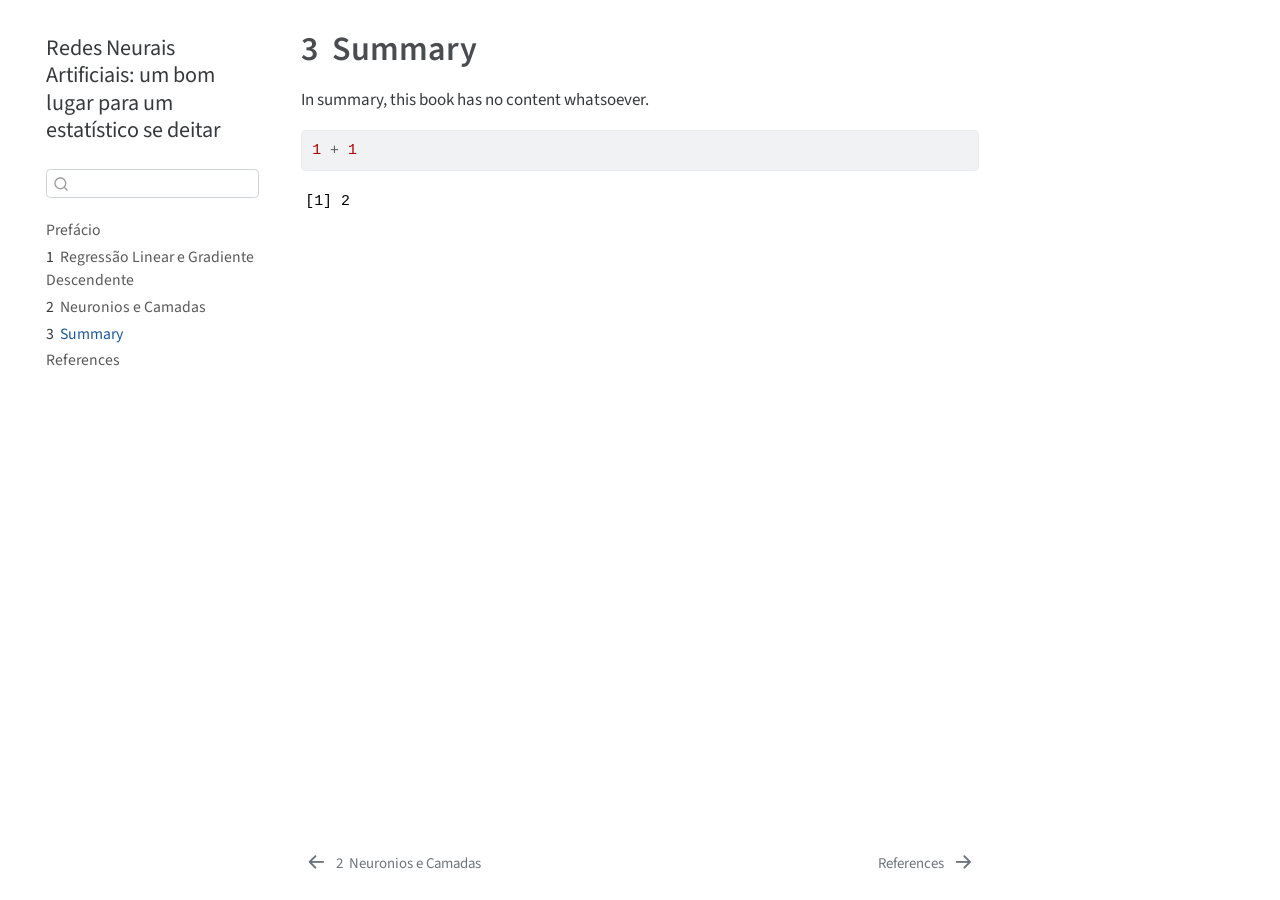
<file: docs/summary.html>
<!DOCTYPE html>
<html xmlns="http://www.w3.org/1999/xhtml" lang="en" xml:lang="en"><head>

<meta charset="utf-8">
<meta name="generator" content="quarto-1.2.280">

<meta name="viewport" content="width=device-width, initial-scale=1.0, user-scalable=yes">


<title>Redes Neurais Artificiais: um bom lugar para um estatístico se deitar - 3&nbsp; Summary</title>
<style>
code{white-space: pre-wrap;}
span.smallcaps{font-variant: small-caps;}
div.columns{display: flex; gap: min(4vw, 1.5em);}
div.column{flex: auto; overflow-x: auto;}
div.hanging-indent{margin-left: 1.5em; text-indent: -1.5em;}
ul.task-list{list-style: none;}
ul.task-list li input[type="checkbox"] {
  width: 0.8em;
  margin: 0 0.8em 0.2em -1.6em;
  vertical-align: middle;
}
pre > code.sourceCode { white-space: pre; position: relative; }
pre > code.sourceCode > span { display: inline-block; line-height: 1.25; }
pre > code.sourceCode > span:empty { height: 1.2em; }
.sourceCode { overflow: visible; }
code.sourceCode > span { color: inherit; text-decoration: inherit; }
div.sourceCode { margin: 1em 0; }
pre.sourceCode { margin: 0; }
@media screen {
div.sourceCode { overflow: auto; }
}
@media print {
pre > code.sourceCode { white-space: pre-wrap; }
pre > code.sourceCode > span { text-indent: -5em; padding-left: 5em; }
}
pre.numberSource code
  { counter-reset: source-line 0; }
pre.numberSource code > span
  { position: relative; left: -4em; counter-increment: source-line; }
pre.numberSource code > span > a:first-child::before
  { content: counter(source-line);
    position: relative; left: -1em; text-align: right; vertical-align: baseline;
    border: none; display: inline-block;
    -webkit-touch-callout: none; -webkit-user-select: none;
    -khtml-user-select: none; -moz-user-select: none;
    -ms-user-select: none; user-select: none;
    padding: 0 4px; width: 4em;
    color: #aaaaaa;
  }
pre.numberSource { margin-left: 3em; border-left: 1px solid #aaaaaa;  padding-left: 4px; }
div.sourceCode
  {   }
@media screen {
pre > code.sourceCode > span > a:first-child::before { text-decoration: underline; }
}
code span.al { color: #ff0000; font-weight: bold; } /* Alert */
code span.an { color: #60a0b0; font-weight: bold; font-style: italic; } /* Annotation */
code span.at { color: #7d9029; } /* Attribute */
code span.bn { color: #40a070; } /* BaseN */
code span.bu { color: #008000; } /* BuiltIn */
code span.cf { color: #007020; font-weight: bold; } /* ControlFlow */
code span.ch { color: #4070a0; } /* Char */
code span.cn { color: #880000; } /* Constant */
code span.co { color: #60a0b0; font-style: italic; } /* Comment */
code span.cv { color: #60a0b0; font-weight: bold; font-style: italic; } /* CommentVar */
code span.do { color: #ba2121; font-style: italic; } /* Documentation */
code span.dt { color: #902000; } /* DataType */
code span.dv { color: #40a070; } /* DecVal */
code span.er { color: #ff0000; font-weight: bold; } /* Error */
code span.ex { } /* Extension */
code span.fl { color: #40a070; } /* Float */
code span.fu { color: #06287e; } /* Function */
code span.im { color: #008000; font-weight: bold; } /* Import */
code span.in { color: #60a0b0; font-weight: bold; font-style: italic; } /* Information */
code span.kw { color: #007020; font-weight: bold; } /* Keyword */
code span.op { color: #666666; } /* Operator */
code span.ot { color: #007020; } /* Other */
code span.pp { color: #bc7a00; } /* Preprocessor */
code span.sc { color: #4070a0; } /* SpecialChar */
code span.ss { color: #bb6688; } /* SpecialString */
code span.st { color: #4070a0; } /* String */
code span.va { color: #19177c; } /* Variable */
code span.vs { color: #4070a0; } /* VerbatimString */
code span.wa { color: #60a0b0; font-weight: bold; font-style: italic; } /* Warning */
</style>


<script src="site_libs/quarto-nav/quarto-nav.js"></script>
<script src="site_libs/quarto-nav/headroom.min.js"></script>
<script src="site_libs/clipboard/clipboard.min.js"></script>
<script src="site_libs/quarto-search/autocomplete.umd.js"></script>
<script src="site_libs/quarto-search/fuse.min.js"></script>
<script src="site_libs/quarto-search/quarto-search.js"></script>
<meta name="quarto:offset" content="./">
<link href="./references.html" rel="next">
<link href="./neuron.html" rel="prev">
<script src="site_libs/quarto-html/quarto.js"></script>
<script src="site_libs/quarto-html/popper.min.js"></script>
<script src="site_libs/quarto-html/tippy.umd.min.js"></script>
<script src="site_libs/quarto-html/anchor.min.js"></script>
<link href="site_libs/quarto-html/tippy.css" rel="stylesheet">
<link href="site_libs/quarto-html/quarto-syntax-highlighting.css" rel="stylesheet" id="quarto-text-highlighting-styles">
<script src="site_libs/bootstrap/bootstrap.min.js"></script>
<link href="site_libs/bootstrap/bootstrap-icons.css" rel="stylesheet">
<link href="site_libs/bootstrap/bootstrap.min.css" rel="stylesheet" id="quarto-bootstrap" data-mode="light">
<script id="quarto-search-options" type="application/json">{
  "location": "sidebar",
  "copy-button": false,
  "collapse-after": 3,
  "panel-placement": "start",
  "type": "textbox",
  "limit": 20,
  "language": {
    "search-no-results-text": "No results",
    "search-matching-documents-text": "matching documents",
    "search-copy-link-title": "Copy link to search",
    "search-hide-matches-text": "Hide additional matches",
    "search-more-match-text": "more match in this document",
    "search-more-matches-text": "more matches in this document",
    "search-clear-button-title": "Clear",
    "search-detached-cancel-button-title": "Cancel",
    "search-submit-button-title": "Submit"
  }
}</script>


</head>

<body class="nav-sidebar floating">

<div id="quarto-search-results"></div>
  <header id="quarto-header" class="headroom fixed-top">
  <nav class="quarto-secondary-nav" data-bs-toggle="collapse" data-bs-target="#quarto-sidebar" aria-controls="quarto-sidebar" aria-expanded="false" aria-label="Toggle sidebar navigation" onclick="if (window.quartoToggleHeadroom) { window.quartoToggleHeadroom(); }">
    <div class="container-fluid d-flex justify-content-between">
      <h1 class="quarto-secondary-nav-title"><span class="chapter-number">3</span>&nbsp; <span class="chapter-title">Summary</span></h1>
      <button type="button" class="quarto-btn-toggle btn" aria-label="Show secondary navigation">
        <i class="bi bi-chevron-right"></i>
      </button>
    </div>
  </nav>
</header>
<!-- content -->
<div id="quarto-content" class="quarto-container page-columns page-rows-contents page-layout-article">
<!-- sidebar -->
  <nav id="quarto-sidebar" class="sidebar collapse sidebar-navigation floating overflow-auto">
    <div class="pt-lg-2 mt-2 text-left sidebar-header">
    <div class="sidebar-title mb-0 py-0">
      <a href="./">Redes Neurais Artificiais: um bom lugar para um estatístico se deitar</a> 
    </div>
      </div>
      <div class="mt-2 flex-shrink-0 align-items-center">
        <div class="sidebar-search">
        <div id="quarto-search" class="" title="Search"></div>
        </div>
      </div>
    <div class="sidebar-menu-container"> 
    <ul class="list-unstyled mt-1">
        <li class="sidebar-item">
  <div class="sidebar-item-container"> 
  <a href="./index.html" class="sidebar-item-text sidebar-link">Prefácio</a>
  </div>
</li>
        <li class="sidebar-item">
  <div class="sidebar-item-container"> 
  <a href="./GD.html" class="sidebar-item-text sidebar-link"><span class="chapter-number">1</span>&nbsp; <span class="chapter-title">Regressão Linear e Gradiente Descendente</span></a>
  </div>
</li>
        <li class="sidebar-item">
  <div class="sidebar-item-container"> 
  <a href="./neuron.html" class="sidebar-item-text sidebar-link"><span class="chapter-number">2</span>&nbsp; <span class="chapter-title">Neuronios e Camadas</span></a>
  </div>
</li>
        <li class="sidebar-item">
  <div class="sidebar-item-container"> 
  <a href="./summary.html" class="sidebar-item-text sidebar-link active"><span class="chapter-number">3</span>&nbsp; <span class="chapter-title">Summary</span></a>
  </div>
</li>
        <li class="sidebar-item">
  <div class="sidebar-item-container"> 
  <a href="./references.html" class="sidebar-item-text sidebar-link">References</a>
  </div>
</li>
    </ul>
    </div>
</nav>
<!-- margin-sidebar -->
    <div id="quarto-margin-sidebar" class="sidebar margin-sidebar">
        
    </div>
<!-- main -->
<main class="content" id="quarto-document-content">

<header id="title-block-header" class="quarto-title-block default">
<div class="quarto-title">
<h1 class="title d-none d-lg-block"><span class="chapter-number">3</span>&nbsp; <span class="chapter-title">Summary</span></h1>
</div>



<div class="quarto-title-meta">

    
  
    
  </div>
  

</header>

<p>In summary, this book has no content whatsoever.</p>
<div class="cell">
<div class="sourceCode cell-code" id="cb1"><pre class="sourceCode r code-with-copy"><code class="sourceCode r"><span id="cb1-1"><a href="#cb1-1" aria-hidden="true" tabindex="-1"></a><span class="dv">1</span> <span class="sc">+</span> <span class="dv">1</span></span></code><button title="Copy to Clipboard" class="code-copy-button"><i class="bi"></i></button></pre></div>
<div class="cell-output cell-output-stdout">
<pre><code>[1] 2</code></pre>
</div>
</div>



</main> <!-- /main -->
<script id="quarto-html-after-body" type="application/javascript">
window.document.addEventListener("DOMContentLoaded", function (event) {
  const toggleBodyColorMode = (bsSheetEl) => {
    const mode = bsSheetEl.getAttribute("data-mode");
    const bodyEl = window.document.querySelector("body");
    if (mode === "dark") {
      bodyEl.classList.add("quarto-dark");
      bodyEl.classList.remove("quarto-light");
    } else {
      bodyEl.classList.add("quarto-light");
      bodyEl.classList.remove("quarto-dark");
    }
  }
  const toggleBodyColorPrimary = () => {
    const bsSheetEl = window.document.querySelector("link#quarto-bootstrap");
    if (bsSheetEl) {
      toggleBodyColorMode(bsSheetEl);
    }
  }
  toggleBodyColorPrimary();  
  const icon = "";
  const anchorJS = new window.AnchorJS();
  anchorJS.options = {
    placement: 'right',
    icon: icon
  };
  anchorJS.add('.anchored');
  const clipboard = new window.ClipboardJS('.code-copy-button', {
    target: function(trigger) {
      return trigger.previousElementSibling;
    }
  });
  clipboard.on('success', function(e) {
    // button target
    const button = e.trigger;
    // don't keep focus
    button.blur();
    // flash "checked"
    button.classList.add('code-copy-button-checked');
    var currentTitle = button.getAttribute("title");
    button.setAttribute("title", "Copied!");
    let tooltip;
    if (window.bootstrap) {
      button.setAttribute("data-bs-toggle", "tooltip");
      button.setAttribute("data-bs-placement", "left");
      button.setAttribute("data-bs-title", "Copied!");
      tooltip = new bootstrap.Tooltip(button, 
        { trigger: "manual", 
          customClass: "code-copy-button-tooltip",
          offset: [0, -8]});
      tooltip.show();    
    }
    setTimeout(function() {
      if (tooltip) {
        tooltip.hide();
        button.removeAttribute("data-bs-title");
        button.removeAttribute("data-bs-toggle");
        button.removeAttribute("data-bs-placement");
      }
      button.setAttribute("title", currentTitle);
      button.classList.remove('code-copy-button-checked');
    }, 1000);
    // clear code selection
    e.clearSelection();
  });
  function tippyHover(el, contentFn) {
    const config = {
      allowHTML: true,
      content: contentFn,
      maxWidth: 500,
      delay: 100,
      arrow: false,
      appendTo: function(el) {
          return el.parentElement;
      },
      interactive: true,
      interactiveBorder: 10,
      theme: 'quarto',
      placement: 'bottom-start'
    };
    window.tippy(el, config); 
  }
  const noterefs = window.document.querySelectorAll('a[role="doc-noteref"]');
  for (var i=0; i<noterefs.length; i++) {
    const ref = noterefs[i];
    tippyHover(ref, function() {
      // use id or data attribute instead here
      let href = ref.getAttribute('data-footnote-href') || ref.getAttribute('href');
      try { href = new URL(href).hash; } catch {}
      const id = href.replace(/^#\/?/, "");
      const note = window.document.getElementById(id);
      return note.innerHTML;
    });
  }
  const findCites = (el) => {
    const parentEl = el.parentElement;
    if (parentEl) {
      const cites = parentEl.dataset.cites;
      if (cites) {
        return {
          el,
          cites: cites.split(' ')
        };
      } else {
        return findCites(el.parentElement)
      }
    } else {
      return undefined;
    }
  };
  var bibliorefs = window.document.querySelectorAll('a[role="doc-biblioref"]');
  for (var i=0; i<bibliorefs.length; i++) {
    const ref = bibliorefs[i];
    const citeInfo = findCites(ref);
    if (citeInfo) {
      tippyHover(citeInfo.el, function() {
        var popup = window.document.createElement('div');
        citeInfo.cites.forEach(function(cite) {
          var citeDiv = window.document.createElement('div');
          citeDiv.classList.add('hanging-indent');
          citeDiv.classList.add('csl-entry');
          var biblioDiv = window.document.getElementById('ref-' + cite);
          if (biblioDiv) {
            citeDiv.innerHTML = biblioDiv.innerHTML;
          }
          popup.appendChild(citeDiv);
        });
        return popup.innerHTML;
      });
    }
  }
});
</script>
<nav class="page-navigation">
  <div class="nav-page nav-page-previous">
      <a href="./neuron.html" class="pagination-link">
        <i class="bi bi-arrow-left-short"></i> <span class="nav-page-text"><span class="chapter-number">2</span>&nbsp; <span class="chapter-title">Neuronios e Camadas</span></span>
      </a>          
  </div>
  <div class="nav-page nav-page-next">
      <a href="./references.html" class="pagination-link">
        <span class="nav-page-text">References</span> <i class="bi bi-arrow-right-short"></i>
      </a>
  </div>
</nav>
</div> <!-- /content -->



</body></html>
</file>
<file: _book/site_libs/quarto-html/tippy.css>
.tippy-box[data-animation=fade][data-state=hidden]{opacity:0}[data-tippy-root]{max-width:calc(100vw - 10px)}.tippy-box{position:relative;background-color:#333;color:#fff;border-radius:4px;font-size:14px;line-height:1.4;white-space:normal;outline:0;transition-property:transform,visibility,opacity}.tippy-box[data-placement^=top]>.tippy-arrow{bottom:0}.tippy-box[data-placement^=top]>.tippy-arrow:before{bottom:-7px;left:0;border-width:8px 8px 0;border-top-color:initial;transform-origin:center top}.tippy-box[data-placement^=bottom]>.tippy-arrow{top:0}.tippy-box[data-placement^=bottom]>.tippy-arrow:before{top:-7px;left:0;border-width:0 8px 8px;border-bottom-color:initial;transform-origin:center bottom}.tippy-box[data-placement^=left]>.tippy-arrow{right:0}.tippy-box[data-placement^=left]>.tippy-arrow:before{border-width:8px 0 8px 8px;border-left-color:initial;right:-7px;transform-origin:center left}.tippy-box[data-placement^=right]>.tippy-arrow{left:0}.tippy-box[data-placement^=right]>.tippy-arrow:before{left:-7px;border-width:8px 8px 8px 0;border-right-color:initial;transform-origin:center right}.tippy-box[data-inertia][data-state=visible]{transition-timing-function:cubic-bezier(.54,1.5,.38,1.11)}.tippy-arrow{width:16px;height:16px;color:#333}.tippy-arrow:before{content:"";position:absolute;border-color:transparent;border-style:solid}.tippy-content{position:relative;padding:5px 9px;z-index:1}
</file>
<file: _book/site_libs/quarto-html/quarto-syntax-highlighting.css>
/* quarto syntax highlight colors */
:root {
  --quarto-hl-ot-color: #003B4F;
  --quarto-hl-at-color: #657422;
  --quarto-hl-ss-color: #20794D;
  --quarto-hl-an-color: #5E5E5E;
  --quarto-hl-fu-color: #4758AB;
  --quarto-hl-st-color: #20794D;
  --quarto-hl-cf-color: #003B4F;
  --quarto-hl-op-color: #5E5E5E;
  --quarto-hl-er-color: #AD0000;
  --quarto-hl-bn-color: #AD0000;
  --quarto-hl-al-color: #AD0000;
  --quarto-hl-va-color: #111111;
  --quarto-hl-bu-color: inherit;
  --quarto-hl-ex-color: inherit;
  --quarto-hl-pp-color: #AD0000;
  --quarto-hl-in-color: #5E5E5E;
  --quarto-hl-vs-color: #20794D;
  --quarto-hl-wa-color: #5E5E5E;
  --quarto-hl-do-color: #5E5E5E;
  --quarto-hl-im-color: #00769E;
  --quarto-hl-ch-color: #20794D;
  --quarto-hl-dt-color: #AD0000;
  --quarto-hl-fl-color: #AD0000;
  --quarto-hl-co-color: #5E5E5E;
  --quarto-hl-cv-color: #5E5E5E;
  --quarto-hl-cn-color: #8f5902;
  --quarto-hl-sc-color: #5E5E5E;
  --quarto-hl-dv-color: #AD0000;
  --quarto-hl-kw-color: #003B4F;
}

/* other quarto variables */
:root {
  --quarto-font-monospace: SFMono-Regular, Menlo, Monaco, Consolas, "Liberation Mono", "Courier New", monospace;
}

pre > code.sourceCode > span {
  color: #003B4F;
}

code span {
  color: #003B4F;
}

code.sourceCode > span {
  color: #003B4F;
}

div.sourceCode,
div.sourceCode pre.sourceCode {
  color: #003B4F;
}

code span.ot {
  color: #003B4F;
}

code span.at {
  color: #657422;
}

code span.ss {
  color: #20794D;
}

code span.an {
  color: #5E5E5E;
}

code span.fu {
  color: #4758AB;
}

code span.st {
  color: #20794D;
}

code span.cf {
  color: #003B4F;
}

code span.op {
  color: #5E5E5E;
}

code span.er {
  color: #AD0000;
}

code span.bn {
  color: #AD0000;
}

code span.al {
  color: #AD0000;
}

code span.va {
  color: #111111;
}

code span.pp {
  color: #AD0000;
}

code span.in {
  color: #5E5E5E;
}

code span.vs {
  color: #20794D;
}

code span.wa {
  color: #5E5E5E;
  font-style: italic;
}

code span.do {
  color: #5E5E5E;
  font-style: italic;
}

code span.im {
  color: #00769E;
}

code span.ch {
  color: #20794D;
}

code span.dt {
  color: #AD0000;
}

code span.fl {
  color: #AD0000;
}

code span.co {
  color: #5E5E5E;
}

code span.cv {
  color: #5E5E5E;
  font-style: italic;
}

code span.cn {
  color: #8f5902;
}

code span.sc {
  color: #5E5E5E;
}

code span.dv {
  color: #AD0000;
}

code span.kw {
  color: #003B4F;
}

.prevent-inlining {
  content: "</";
}

/*# sourceMappingURL=debc5d5d77c3f9108843748ff7464032.css.map */
</file>
<file: docs/site_libs/quarto-html/tippy.css>
.tippy-box[data-animation=fade][data-state=hidden]{opacity:0}[data-tippy-root]{max-width:calc(100vw - 10px)}.tippy-box{position:relative;background-color:#333;color:#fff;border-radius:4px;font-size:14px;line-height:1.4;white-space:normal;outline:0;transition-property:transform,visibility,opacity}.tippy-box[data-placement^=top]>.tippy-arrow{bottom:0}.tippy-box[data-placement^=top]>.tippy-arrow:before{bottom:-7px;left:0;border-width:8px 8px 0;border-top-color:initial;transform-origin:center top}.tippy-box[data-placement^=bottom]>.tippy-arrow{top:0}.tippy-box[data-placement^=bottom]>.tippy-arrow:before{top:-7px;left:0;border-width:0 8px 8px;border-bottom-color:initial;transform-origin:center bottom}.tippy-box[data-placement^=left]>.tippy-arrow{right:0}.tippy-box[data-placement^=left]>.tippy-arrow:before{border-width:8px 0 8px 8px;border-left-color:initial;right:-7px;transform-origin:center left}.tippy-box[data-placement^=right]>.tippy-arrow{left:0}.tippy-box[data-placement^=right]>.tippy-arrow:before{left:-7px;border-width:8px 8px 8px 0;border-right-color:initial;transform-origin:center right}.tippy-box[data-inertia][data-state=visible]{transition-timing-function:cubic-bezier(.54,1.5,.38,1.11)}.tippy-arrow{width:16px;height:16px;color:#333}.tippy-arrow:before{content:"";position:absolute;border-color:transparent;border-style:solid}.tippy-content{position:relative;padding:5px 9px;z-index:1}
</file>
<file: docs/site_libs/quarto-html/quarto-syntax-highlighting.css>
/* quarto syntax highlight colors */
:root {
  --quarto-hl-ot-color: #003B4F;
  --quarto-hl-at-color: #657422;
  --quarto-hl-ss-color: #20794D;
  --quarto-hl-an-color: #5E5E5E;
  --quarto-hl-fu-color: #4758AB;
  --quarto-hl-st-color: #20794D;
  --quarto-hl-cf-color: #003B4F;
  --quarto-hl-op-color: #5E5E5E;
  --quarto-hl-er-color: #AD0000;
  --quarto-hl-bn-color: #AD0000;
  --quarto-hl-al-color: #AD0000;
  --quarto-hl-va-color: #111111;
  --quarto-hl-bu-color: inherit;
  --quarto-hl-ex-color: inherit;
  --quarto-hl-pp-color: #AD0000;
  --quarto-hl-in-color: #5E5E5E;
  --quarto-hl-vs-color: #20794D;
  --quarto-hl-wa-color: #5E5E5E;
  --quarto-hl-do-color: #5E5E5E;
  --quarto-hl-im-color: #00769E;
  --quarto-hl-ch-color: #20794D;
  --quarto-hl-dt-color: #AD0000;
  --quarto-hl-fl-color: #AD0000;
  --quarto-hl-co-color: #5E5E5E;
  --quarto-hl-cv-color: #5E5E5E;
  --quarto-hl-cn-color: #8f5902;
  --quarto-hl-sc-color: #5E5E5E;
  --quarto-hl-dv-color: #AD0000;
  --quarto-hl-kw-color: #003B4F;
}

/* other quarto variables */
:root {
  --quarto-font-monospace: SFMono-Regular, Menlo, Monaco, Consolas, "Liberation Mono", "Courier New", monospace;
}

pre > code.sourceCode > span {
  color: #003B4F;
}

code span {
  color: #003B4F;
}

code.sourceCode > span {
  color: #003B4F;
}

div.sourceCode,
div.sourceCode pre.sourceCode {
  color: #003B4F;
}

code span.ot {
  color: #003B4F;
}

code span.at {
  color: #657422;
}

code span.ss {
  color: #20794D;
}

code span.an {
  color: #5E5E5E;
}

code span.fu {
  color: #4758AB;
}

code span.st {
  color: #20794D;
}

code span.cf {
  color: #003B4F;
}

code span.op {
  color: #5E5E5E;
}

code span.er {
  color: #AD0000;
}

code span.bn {
  color: #AD0000;
}

code span.al {
  color: #AD0000;
}

code span.va {
  color: #111111;
}

code span.pp {
  color: #AD0000;
}

code span.in {
  color: #5E5E5E;
}

code span.vs {
  color: #20794D;
}

code span.wa {
  color: #5E5E5E;
  font-style: italic;
}

code span.do {
  color: #5E5E5E;
  font-style: italic;
}

code span.im {
  color: #00769E;
}

code span.ch {
  color: #20794D;
}

code span.dt {
  color: #AD0000;
}

code span.fl {
  color: #AD0000;
}

code span.co {
  color: #5E5E5E;
}

code span.cv {
  color: #5E5E5E;
  font-style: italic;
}

code span.cn {
  color: #8f5902;
}

code span.sc {
  color: #5E5E5E;
}

code span.dv {
  color: #AD0000;
}

code span.kw {
  color: #003B4F;
}

.prevent-inlining {
  content: "</";
}

/*# sourceMappingURL=debc5d5d77c3f9108843748ff7464032.css.map */
</file>
<file: intro_files/libs/quarto-html/tippy.css>
.tippy-box[data-animation=fade][data-state=hidden]{opacity:0}[data-tippy-root]{max-width:calc(100vw - 10px)}.tippy-box{position:relative;background-color:#333;color:#fff;border-radius:4px;font-size:14px;line-height:1.4;white-space:normal;outline:0;transition-property:transform,visibility,opacity}.tippy-box[data-placement^=top]>.tippy-arrow{bottom:0}.tippy-box[data-placement^=top]>.tippy-arrow:before{bottom:-7px;left:0;border-width:8px 8px 0;border-top-color:initial;transform-origin:center top}.tippy-box[data-placement^=bottom]>.tippy-arrow{top:0}.tippy-box[data-placement^=bottom]>.tippy-arrow:before{top:-7px;left:0;border-width:0 8px 8px;border-bottom-color:initial;transform-origin:center bottom}.tippy-box[data-placement^=left]>.tippy-arrow{right:0}.tippy-box[data-placement^=left]>.tippy-arrow:before{border-width:8px 0 8px 8px;border-left-color:initial;right:-7px;transform-origin:center left}.tippy-box[data-placement^=right]>.tippy-arrow{left:0}.tippy-box[data-placement^=right]>.tippy-arrow:before{left:-7px;border-width:8px 8px 8px 0;border-right-color:initial;transform-origin:center right}.tippy-box[data-inertia][data-state=visible]{transition-timing-function:cubic-bezier(.54,1.5,.38,1.11)}.tippy-arrow{width:16px;height:16px;color:#333}.tippy-arrow:before{content:"";position:absolute;border-color:transparent;border-style:solid}.tippy-content{position:relative;padding:5px 9px;z-index:1}
</file>
<file: intro_files/libs/quarto-html/quarto-syntax-highlighting.css>
/* quarto syntax highlight colors */
:root {
  --quarto-hl-ot-color: #003B4F;
  --quarto-hl-at-color: #657422;
  --quarto-hl-ss-color: #20794D;
  --quarto-hl-an-color: #5E5E5E;
  --quarto-hl-fu-color: #4758AB;
  --quarto-hl-st-color: #20794D;
  --quarto-hl-cf-color: #003B4F;
  --quarto-hl-op-color: #5E5E5E;
  --quarto-hl-er-color: #AD0000;
  --quarto-hl-bn-color: #AD0000;
  --quarto-hl-al-color: #AD0000;
  --quarto-hl-va-color: #111111;
  --quarto-hl-bu-color: inherit;
  --quarto-hl-ex-color: inherit;
  --quarto-hl-pp-color: #AD0000;
  --quarto-hl-in-color: #5E5E5E;
  --quarto-hl-vs-color: #20794D;
  --quarto-hl-wa-color: #5E5E5E;
  --quarto-hl-do-color: #5E5E5E;
  --quarto-hl-im-color: #00769E;
  --quarto-hl-ch-color: #20794D;
  --quarto-hl-dt-color: #AD0000;
  --quarto-hl-fl-color: #AD0000;
  --quarto-hl-co-color: #5E5E5E;
  --quarto-hl-cv-color: #5E5E5E;
  --quarto-hl-cn-color: #8f5902;
  --quarto-hl-sc-color: #5E5E5E;
  --quarto-hl-dv-color: #AD0000;
  --quarto-hl-kw-color: #003B4F;
}

/* other quarto variables */
:root {
  --quarto-font-monospace: SFMono-Regular, Menlo, Monaco, Consolas, "Liberation Mono", "Courier New", monospace;
}

pre > code.sourceCode > span {
  color: #003B4F;
}

code span {
  color: #003B4F;
}

code.sourceCode > span {
  color: #003B4F;
}

div.sourceCode,
div.sourceCode pre.sourceCode {
  color: #003B4F;
}

code span.ot {
  color: #003B4F;
  font-style: inherit;
}

code span.at {
  color: #657422;
  font-style: inherit;
}

code span.ss {
  color: #20794D;
  font-style: inherit;
}

code span.an {
  color: #5E5E5E;
  font-style: inherit;
}

code span.fu {
  color: #4758AB;
  font-style: inherit;
}

code span.st {
  color: #20794D;
  font-style: inherit;
}

code span.cf {
  color: #003B4F;
  font-style: inherit;
}

code span.op {
  color: #5E5E5E;
  font-style: inherit;
}

code span.er {
  color: #AD0000;
  font-style: inherit;
}

code span.bn {
  color: #AD0000;
  font-style: inherit;
}

code span.al {
  color: #AD0000;
  font-style: inherit;
}

code span.va {
  color: #111111;
  font-style: inherit;
}

code span.bu {
  font-style: inherit;
}

code span.ex {
  font-style: inherit;
}

code span.pp {
  color: #AD0000;
  font-style: inherit;
}

code span.in {
  color: #5E5E5E;
  font-style: inherit;
}

code span.vs {
  color: #20794D;
  font-style: inherit;
}

code span.wa {
  color: #5E5E5E;
  font-style: italic;
}

code span.do {
  color: #5E5E5E;
  font-style: italic;
}

code span.im {
  color: #00769E;
  font-style: inherit;
}

code span.ch {
  color: #20794D;
  font-style: inherit;
}

code span.dt {
  color: #AD0000;
  font-style: inherit;
}

code span.fl {
  color: #AD0000;
  font-style: inherit;
}

code span.co {
  color: #5E5E5E;
  font-style: inherit;
}

code span.cv {
  color: #5E5E5E;
  font-style: italic;
}

code span.cn {
  color: #8f5902;
  font-style: inherit;
}

code span.sc {
  color: #5E5E5E;
  font-style: inherit;
}

code span.dv {
  color: #AD0000;
  font-style: inherit;
}

code span.kw {
  color: #003B4F;
  font-style: inherit;
}

.prevent-inlining {
  content: "</";
}

/*# sourceMappingURL=debc5d5d77c3f9108843748ff7464032.css.map */
</file>
